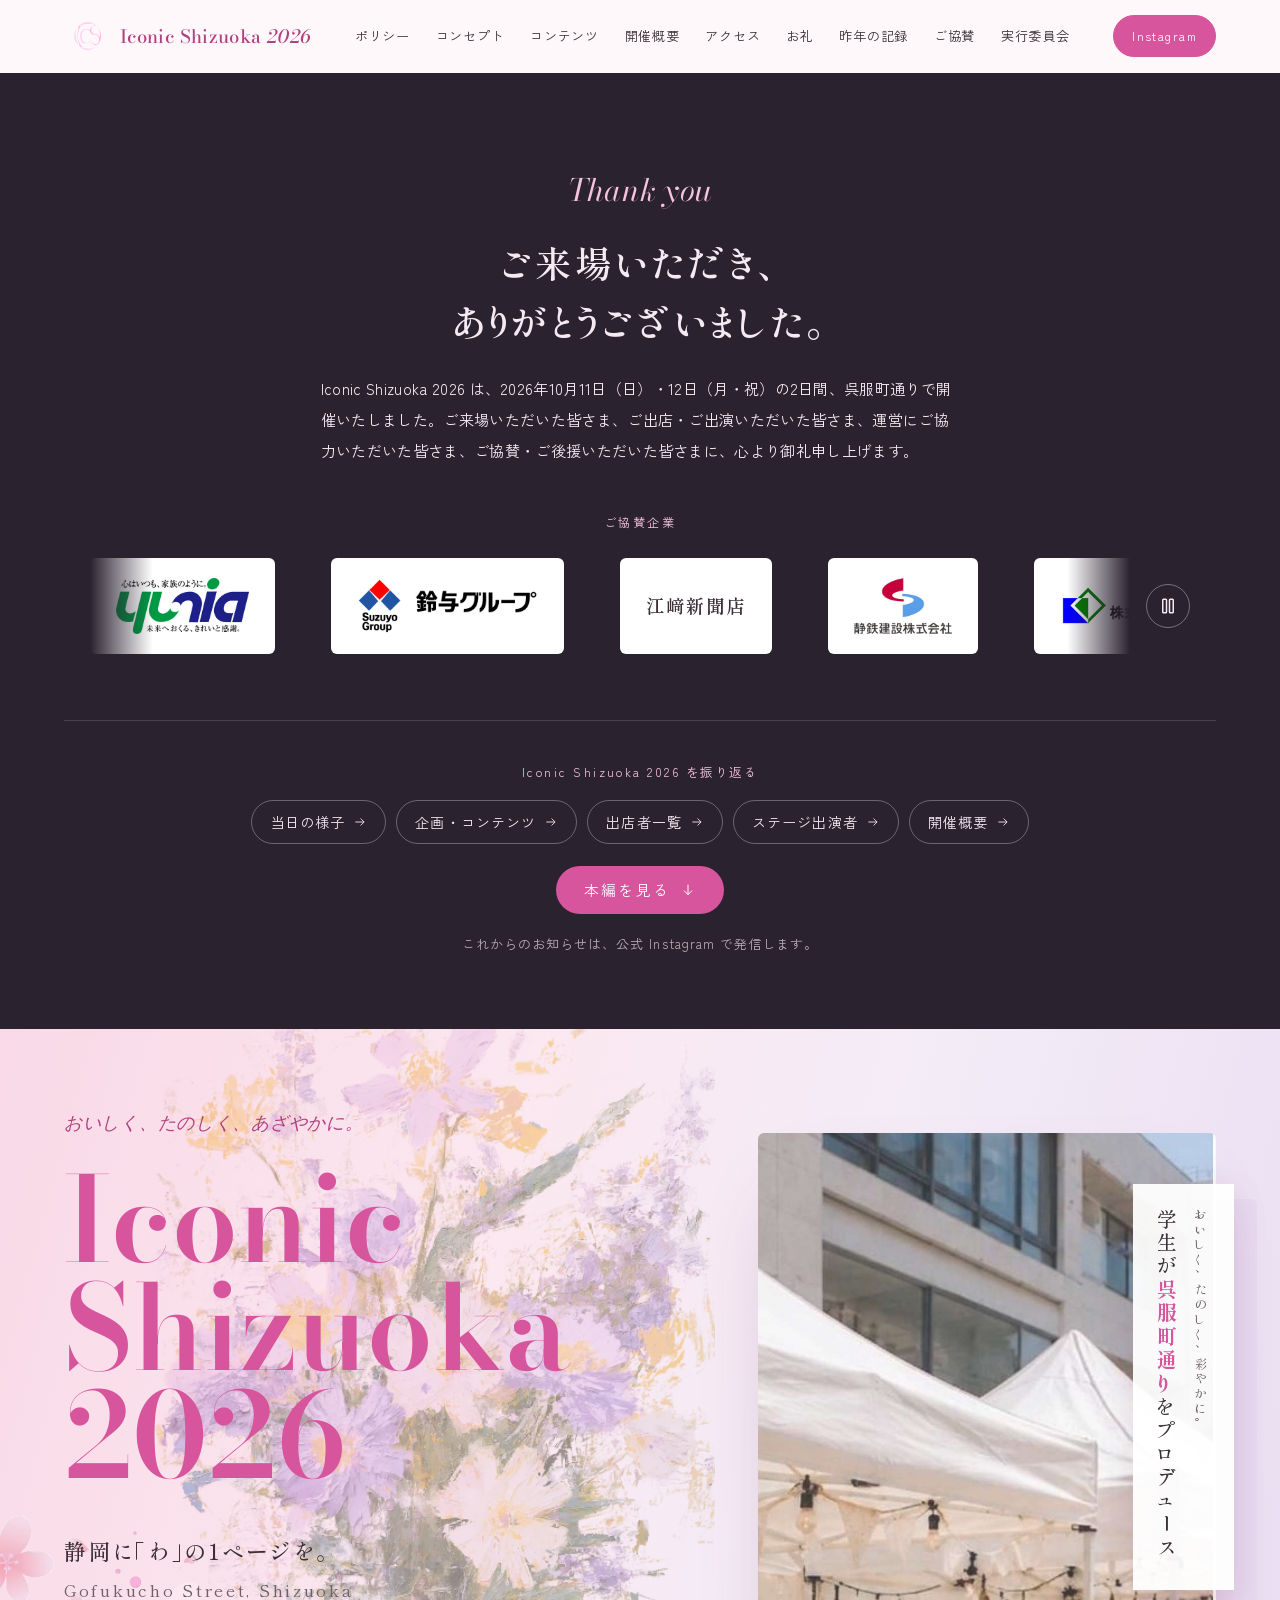
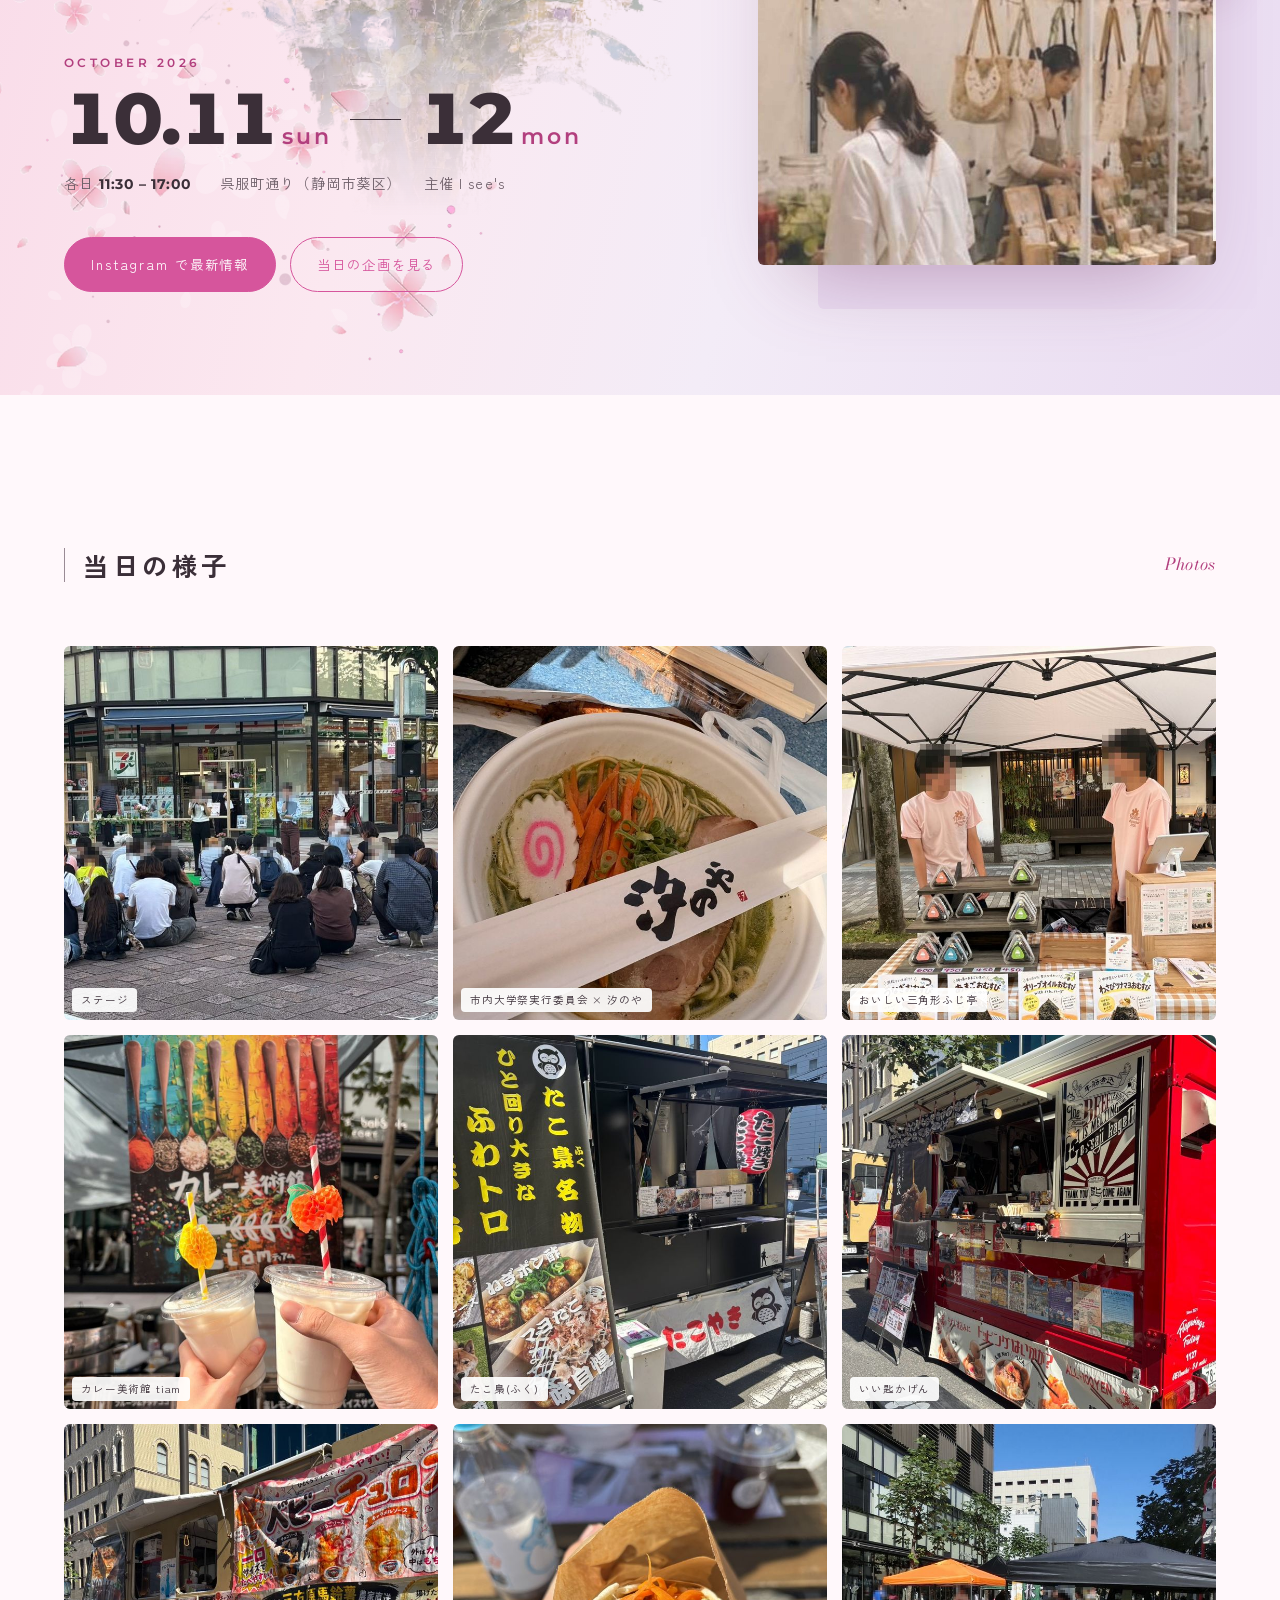
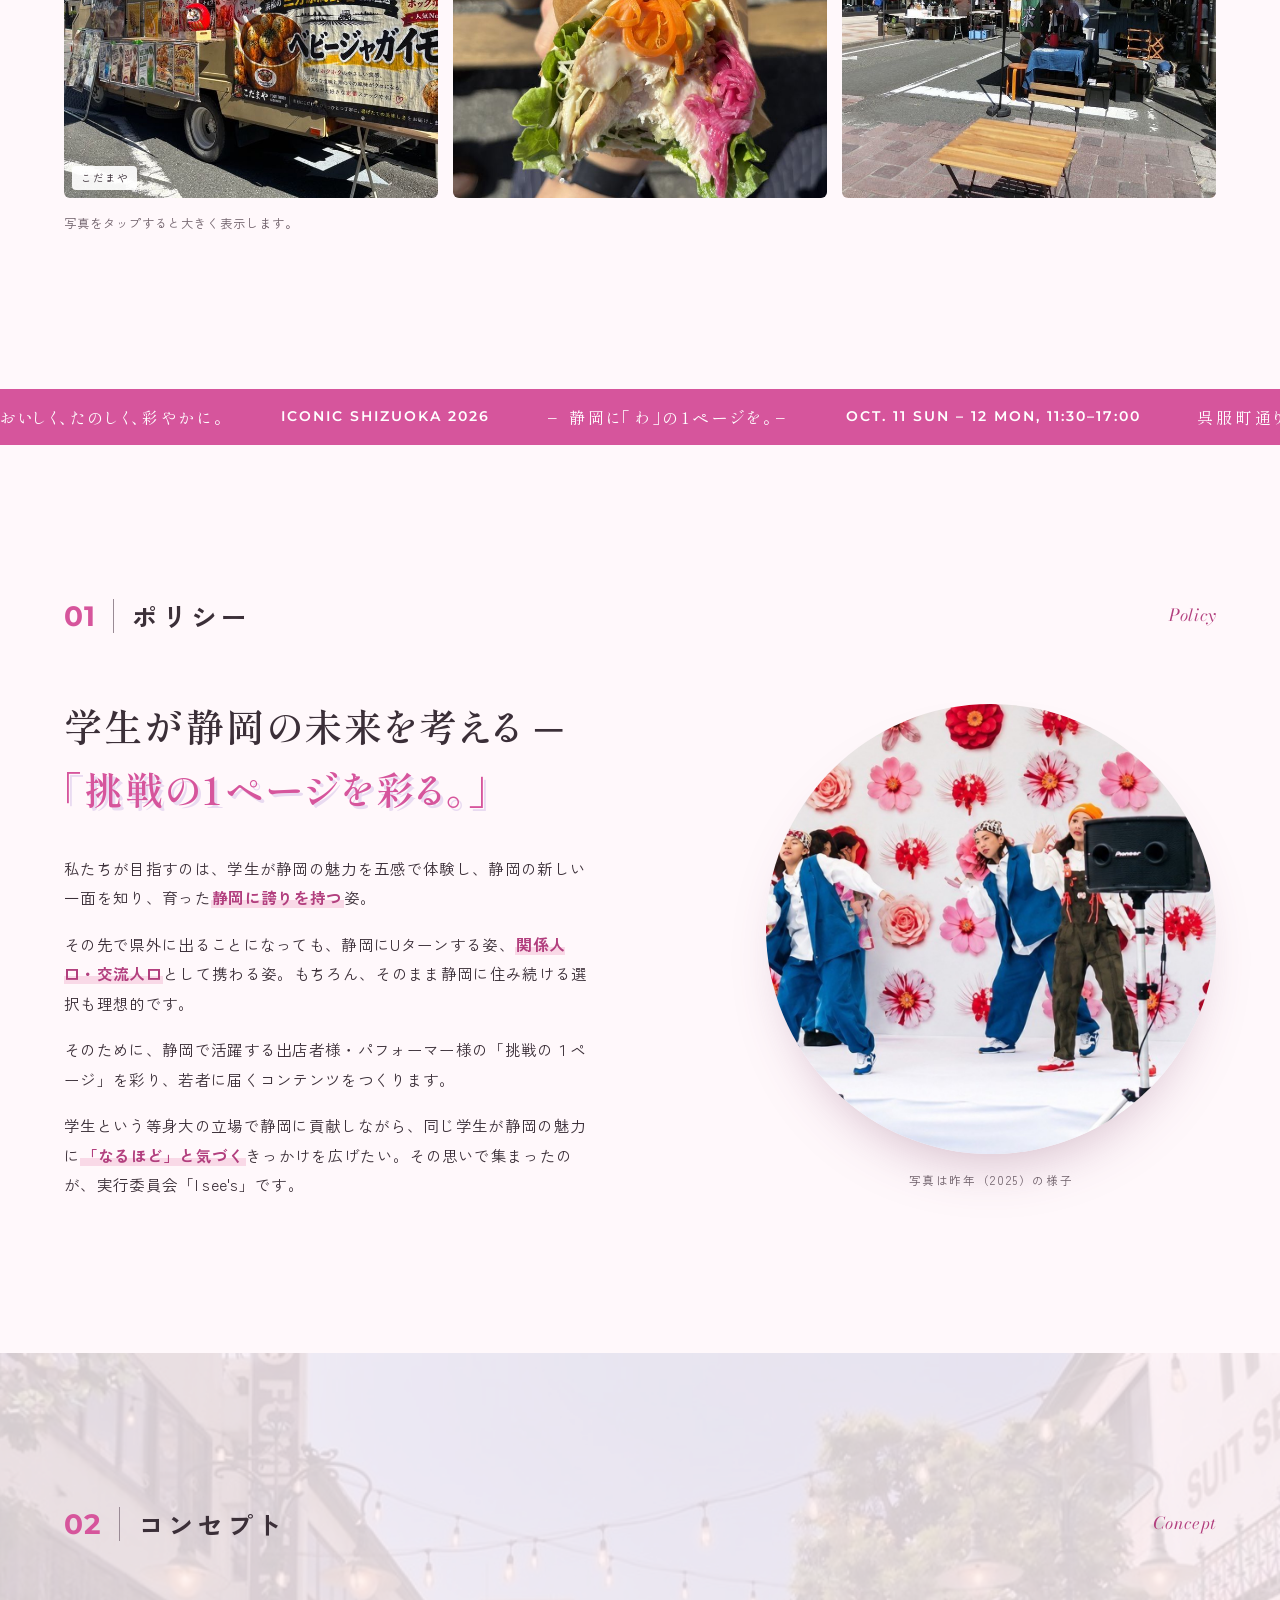
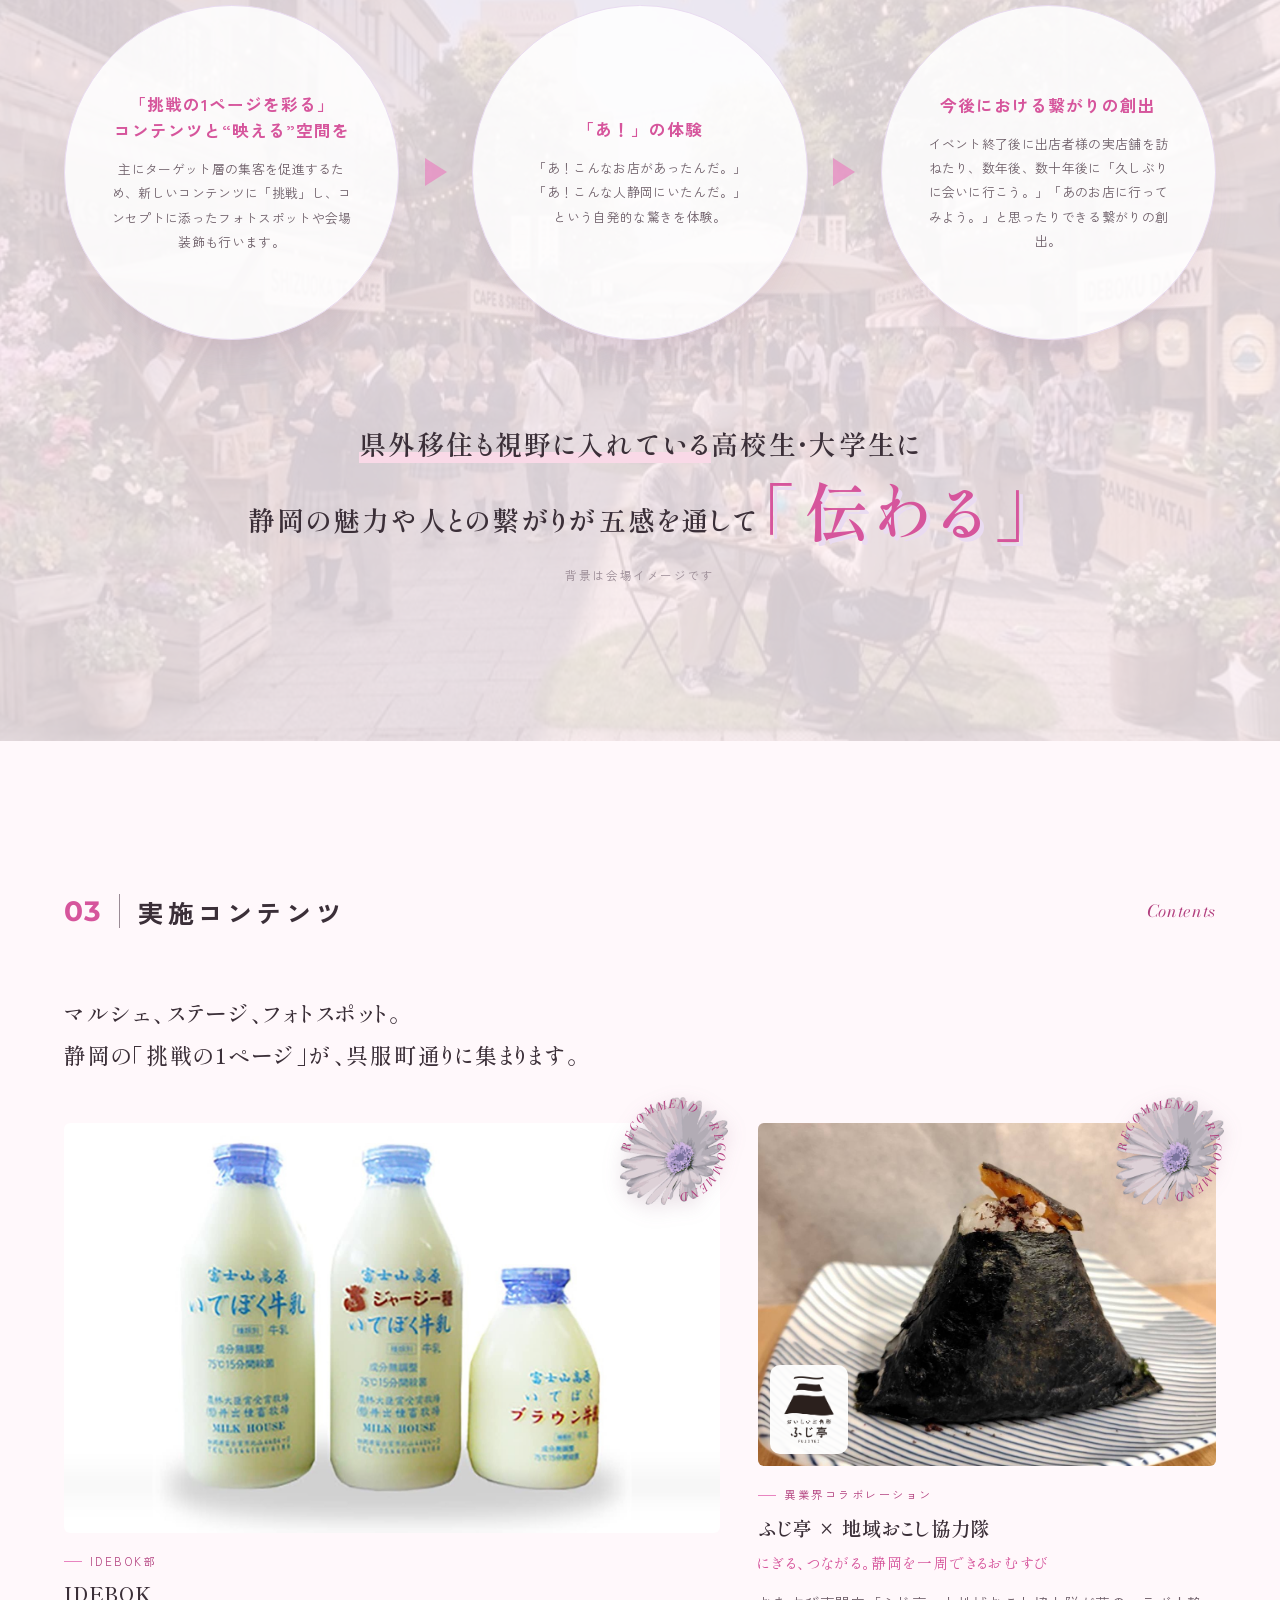
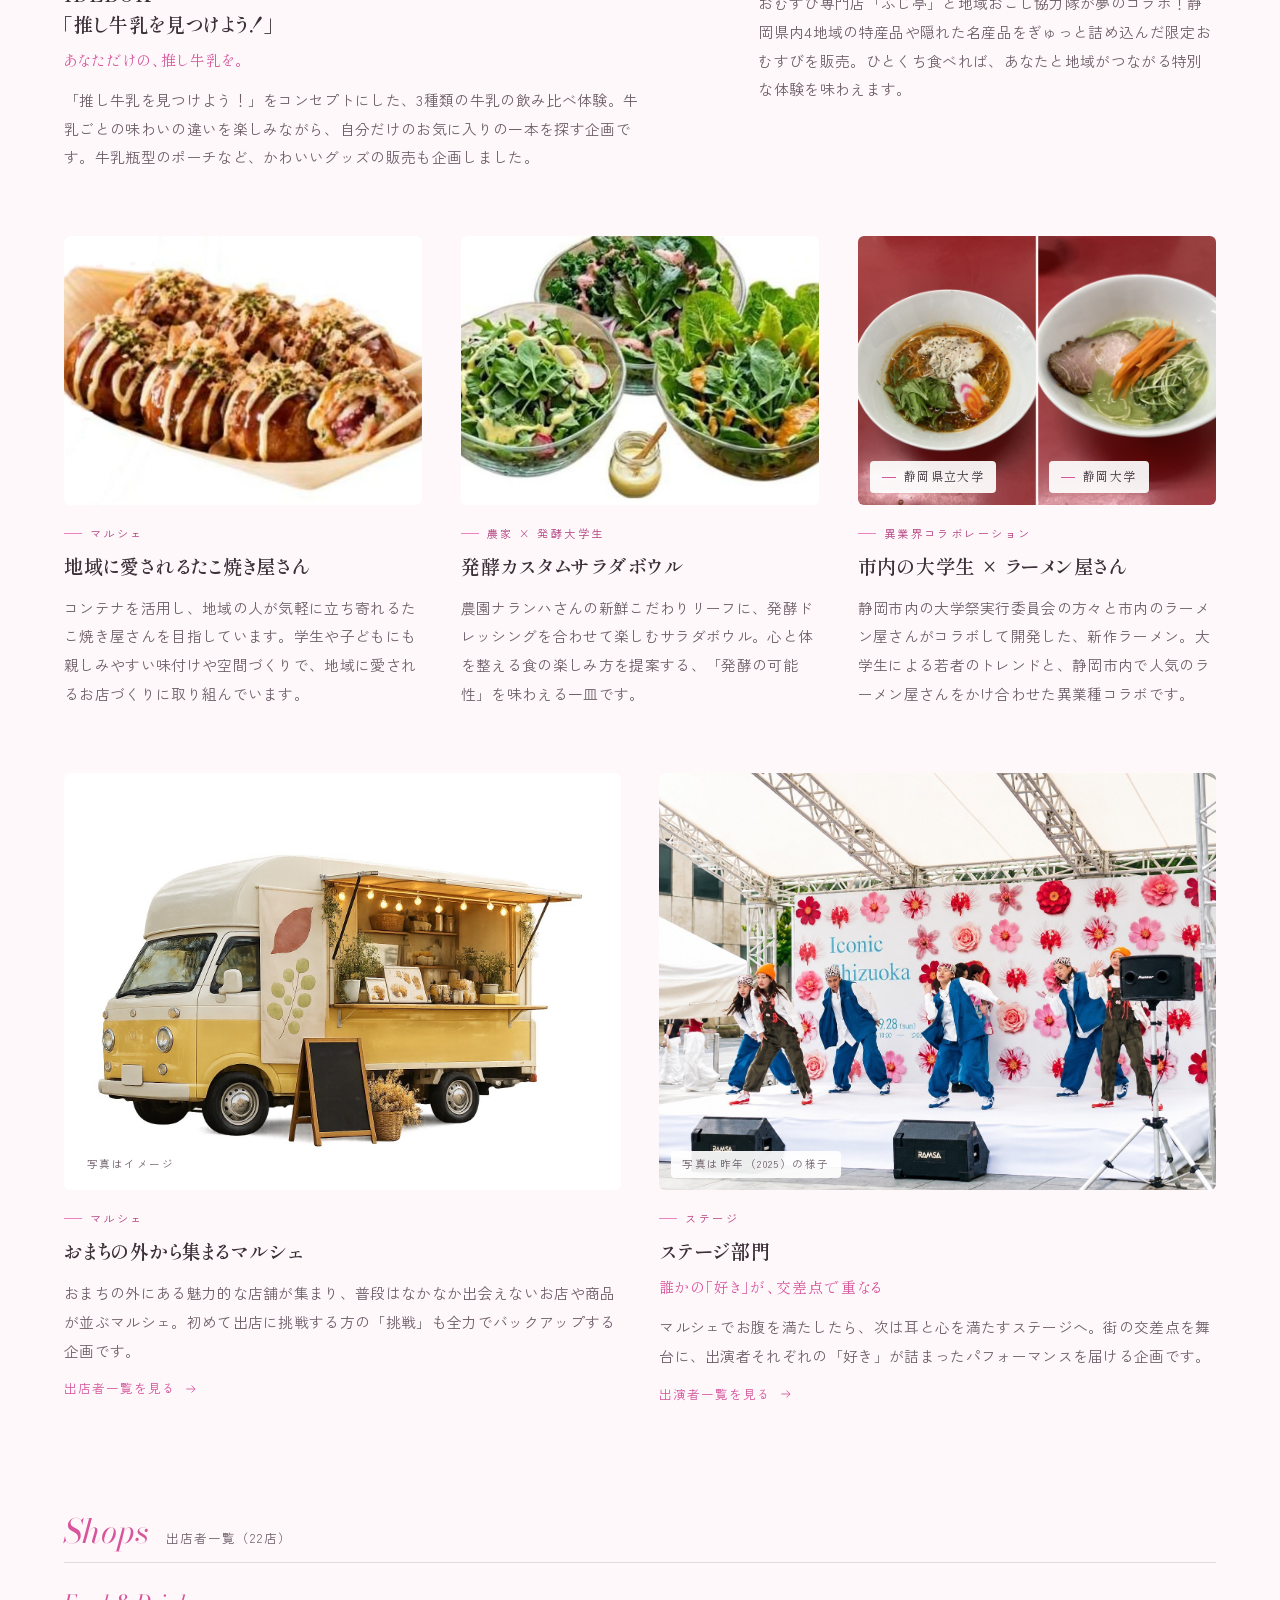
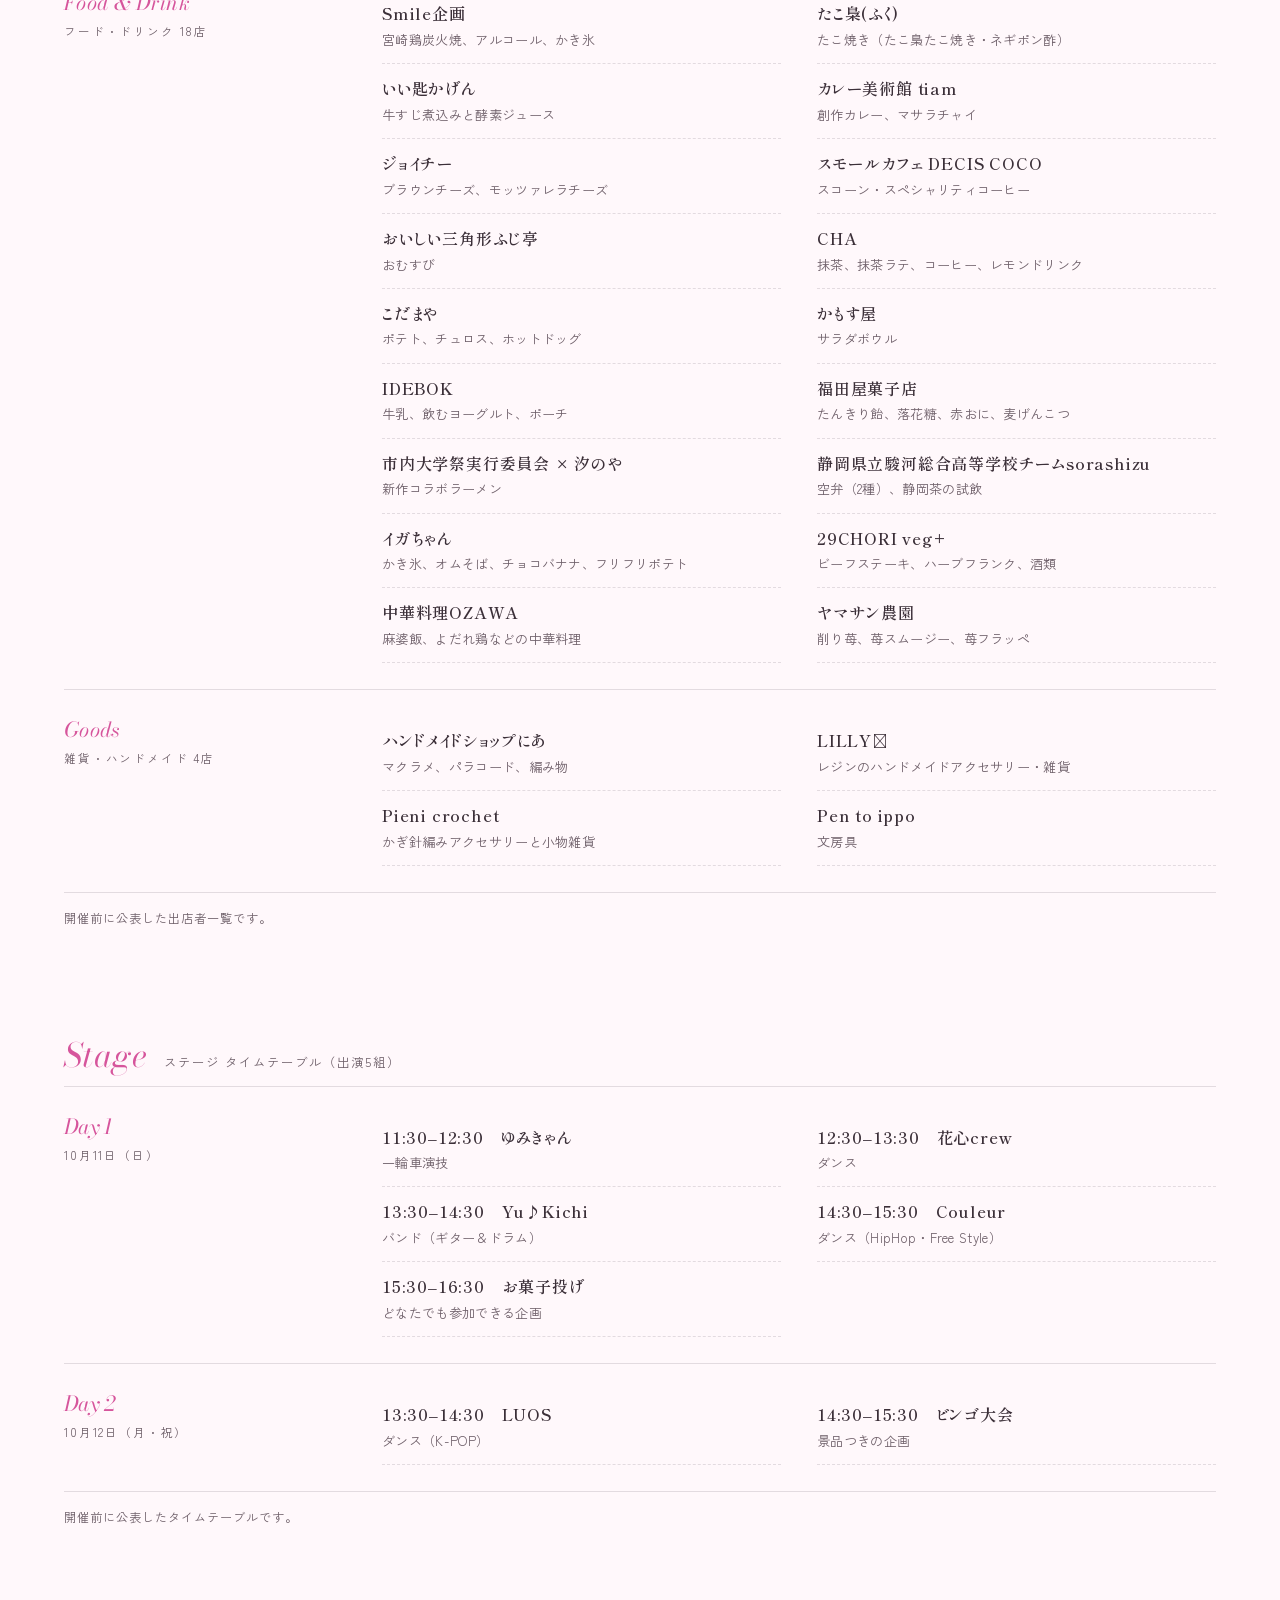
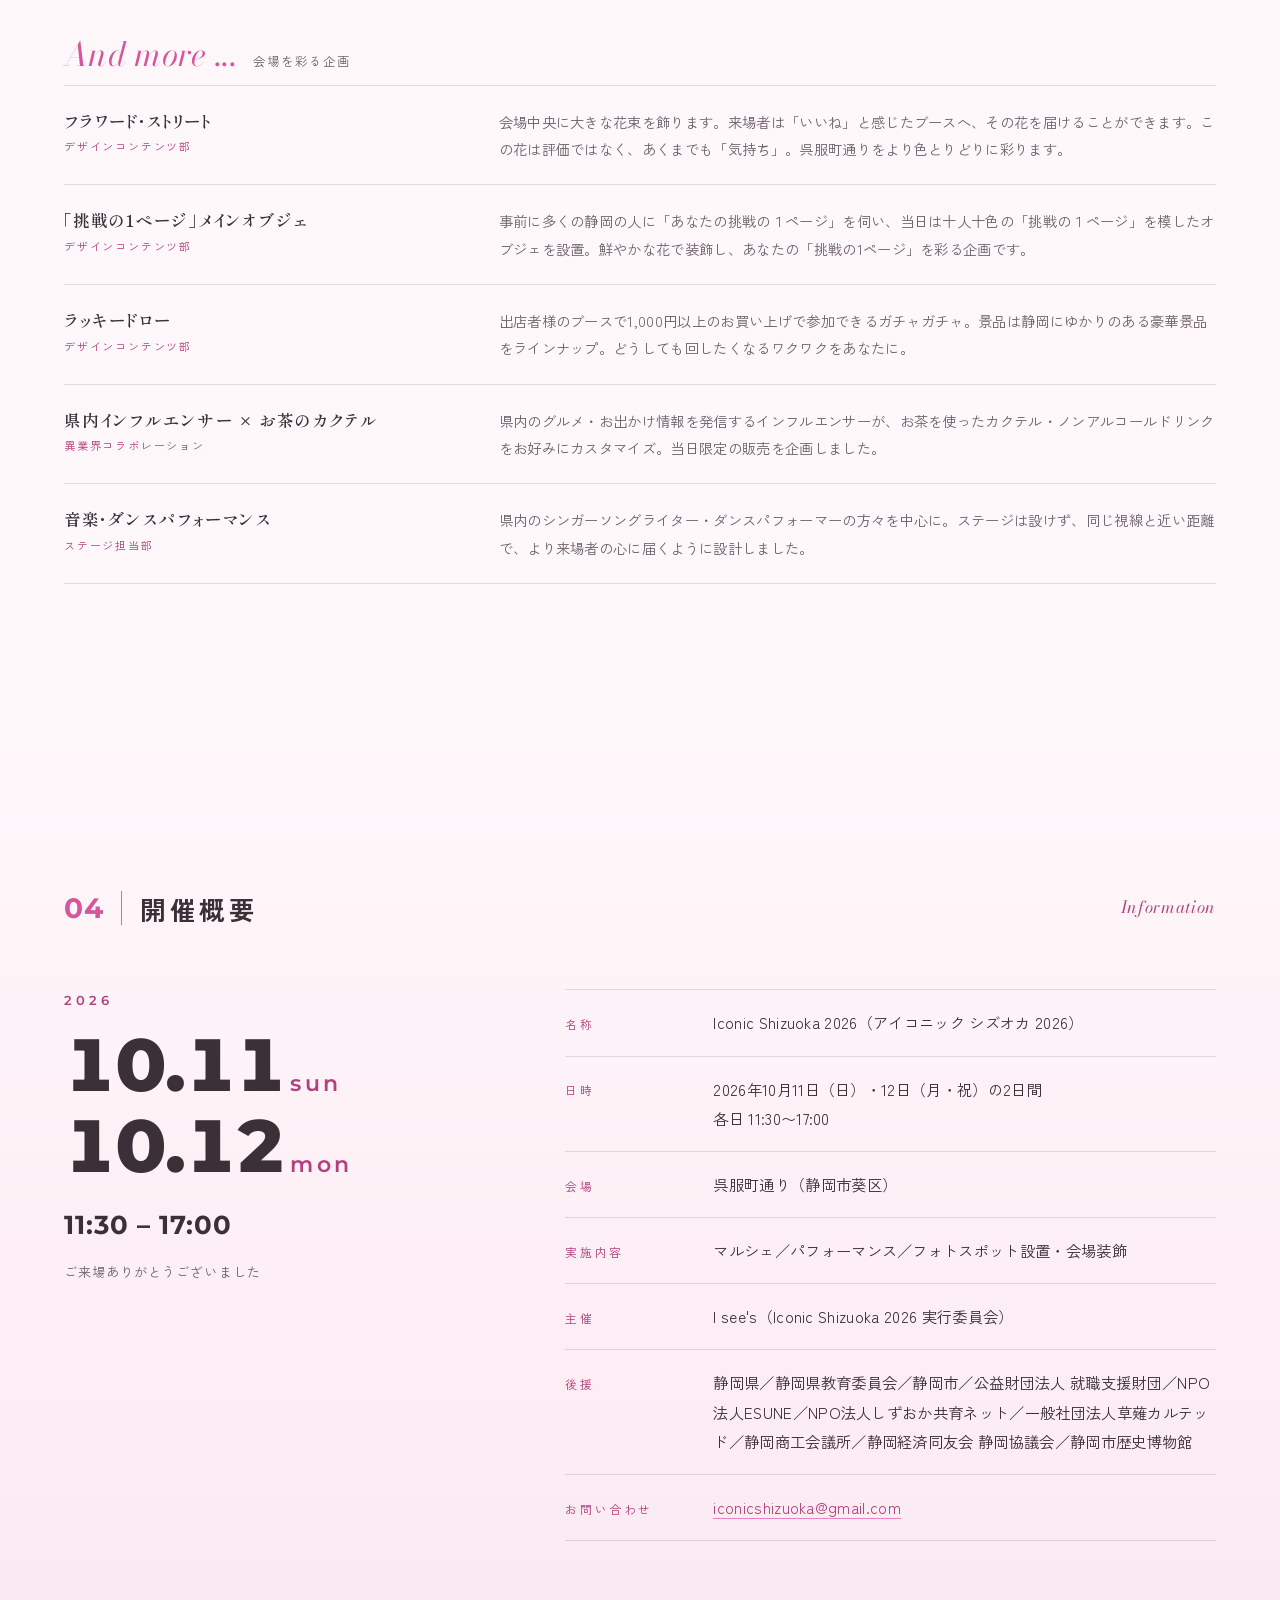
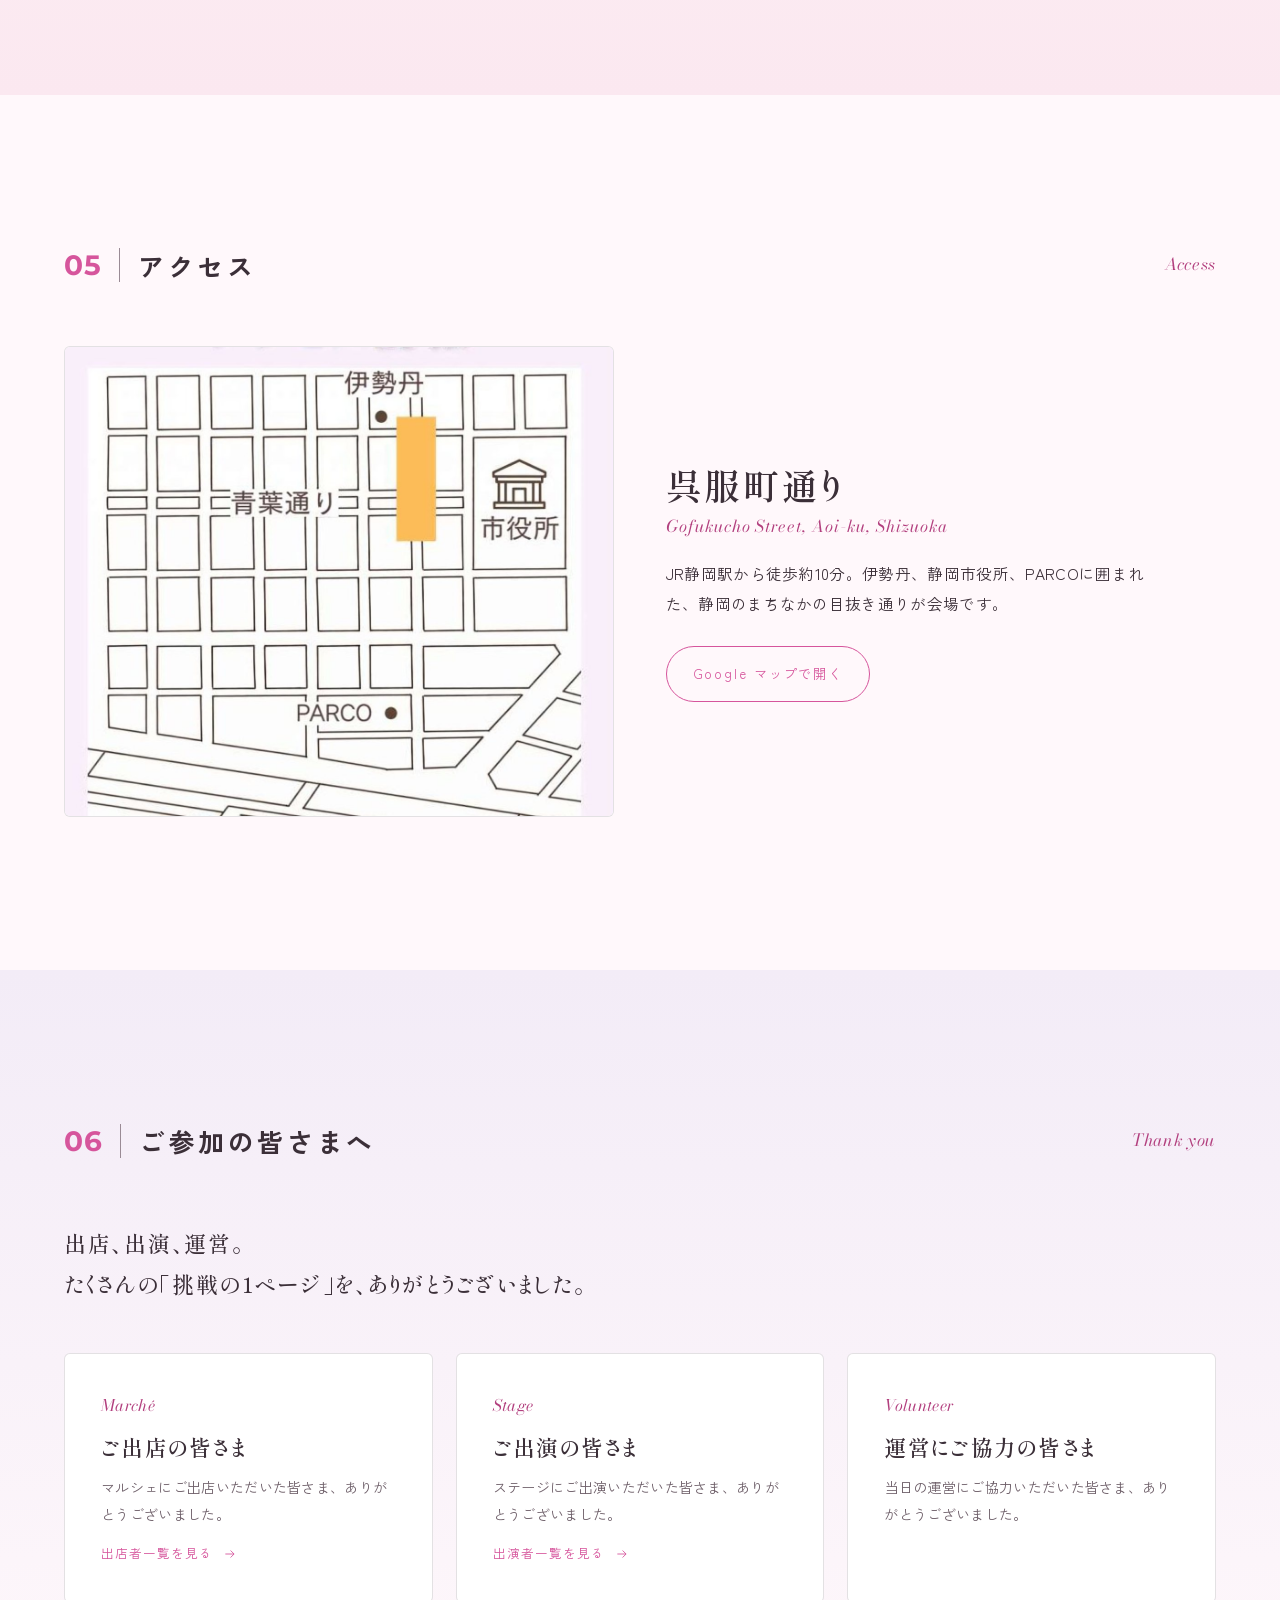
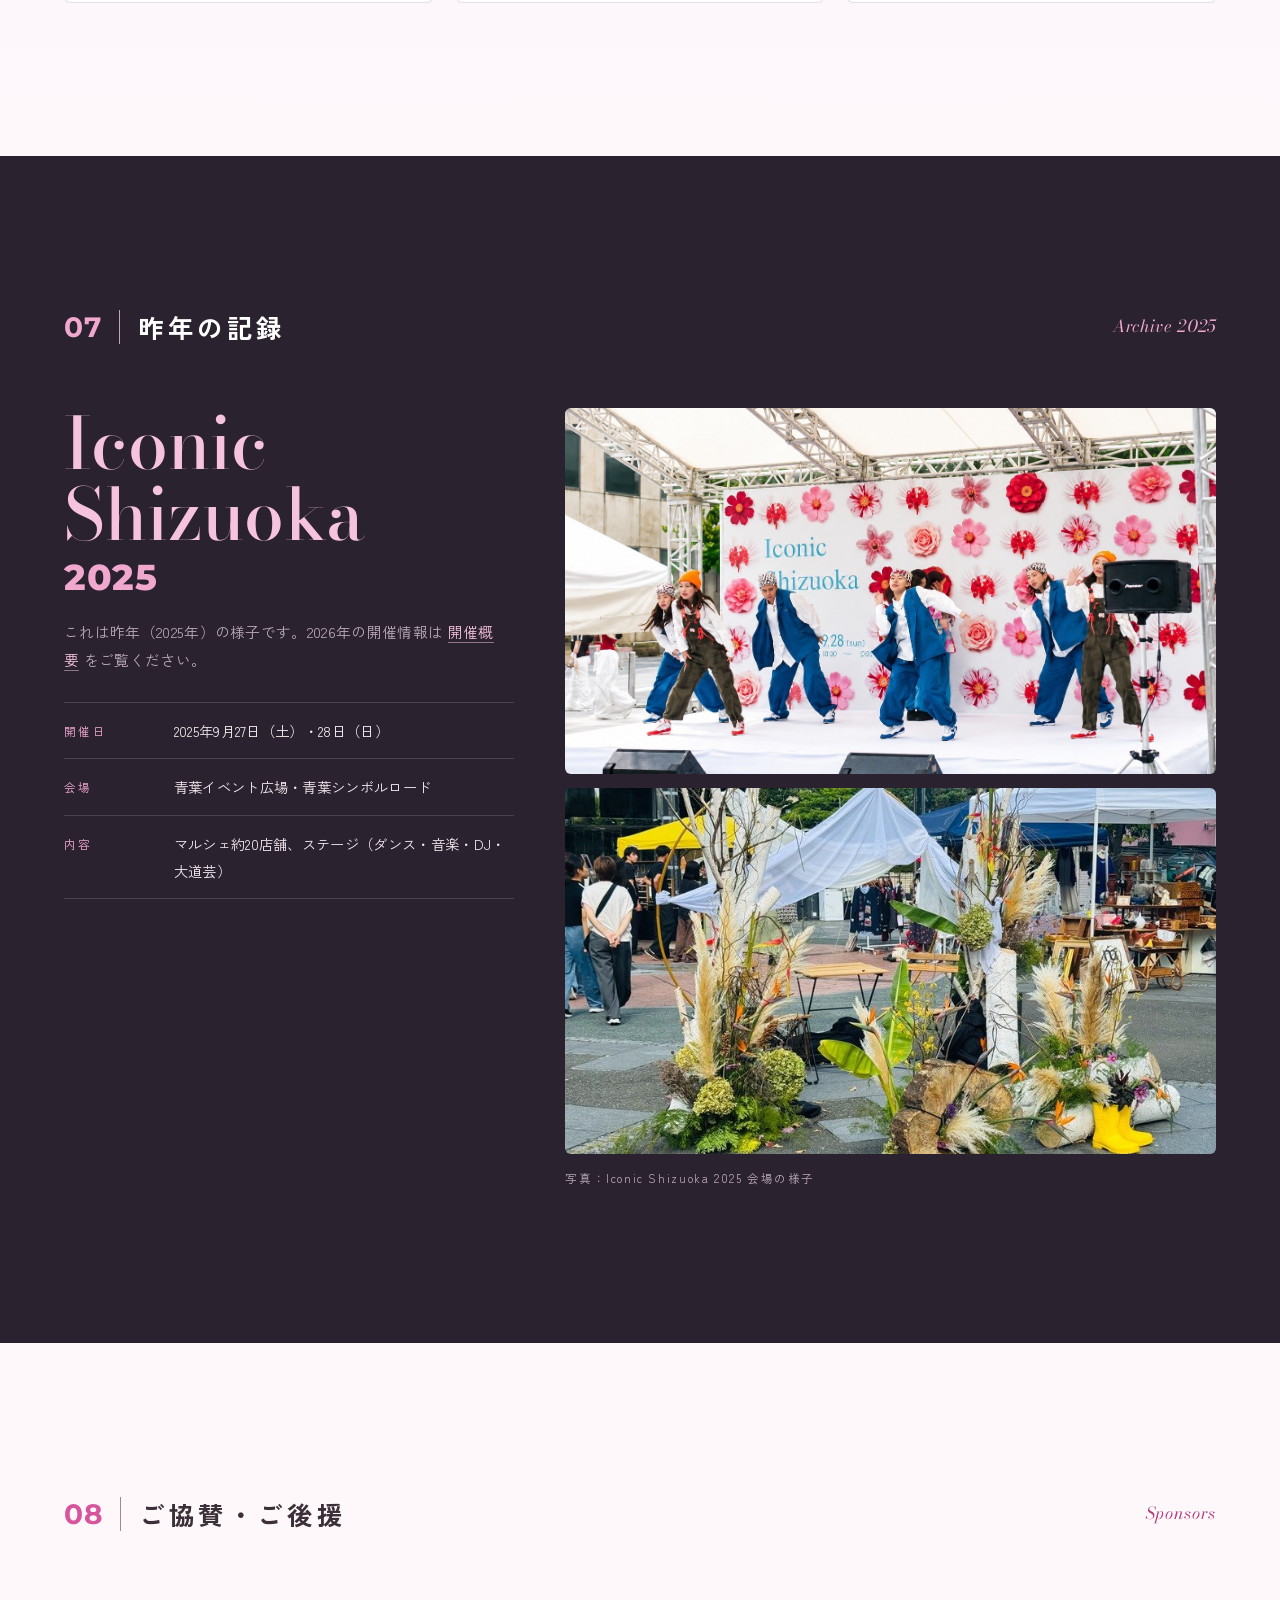
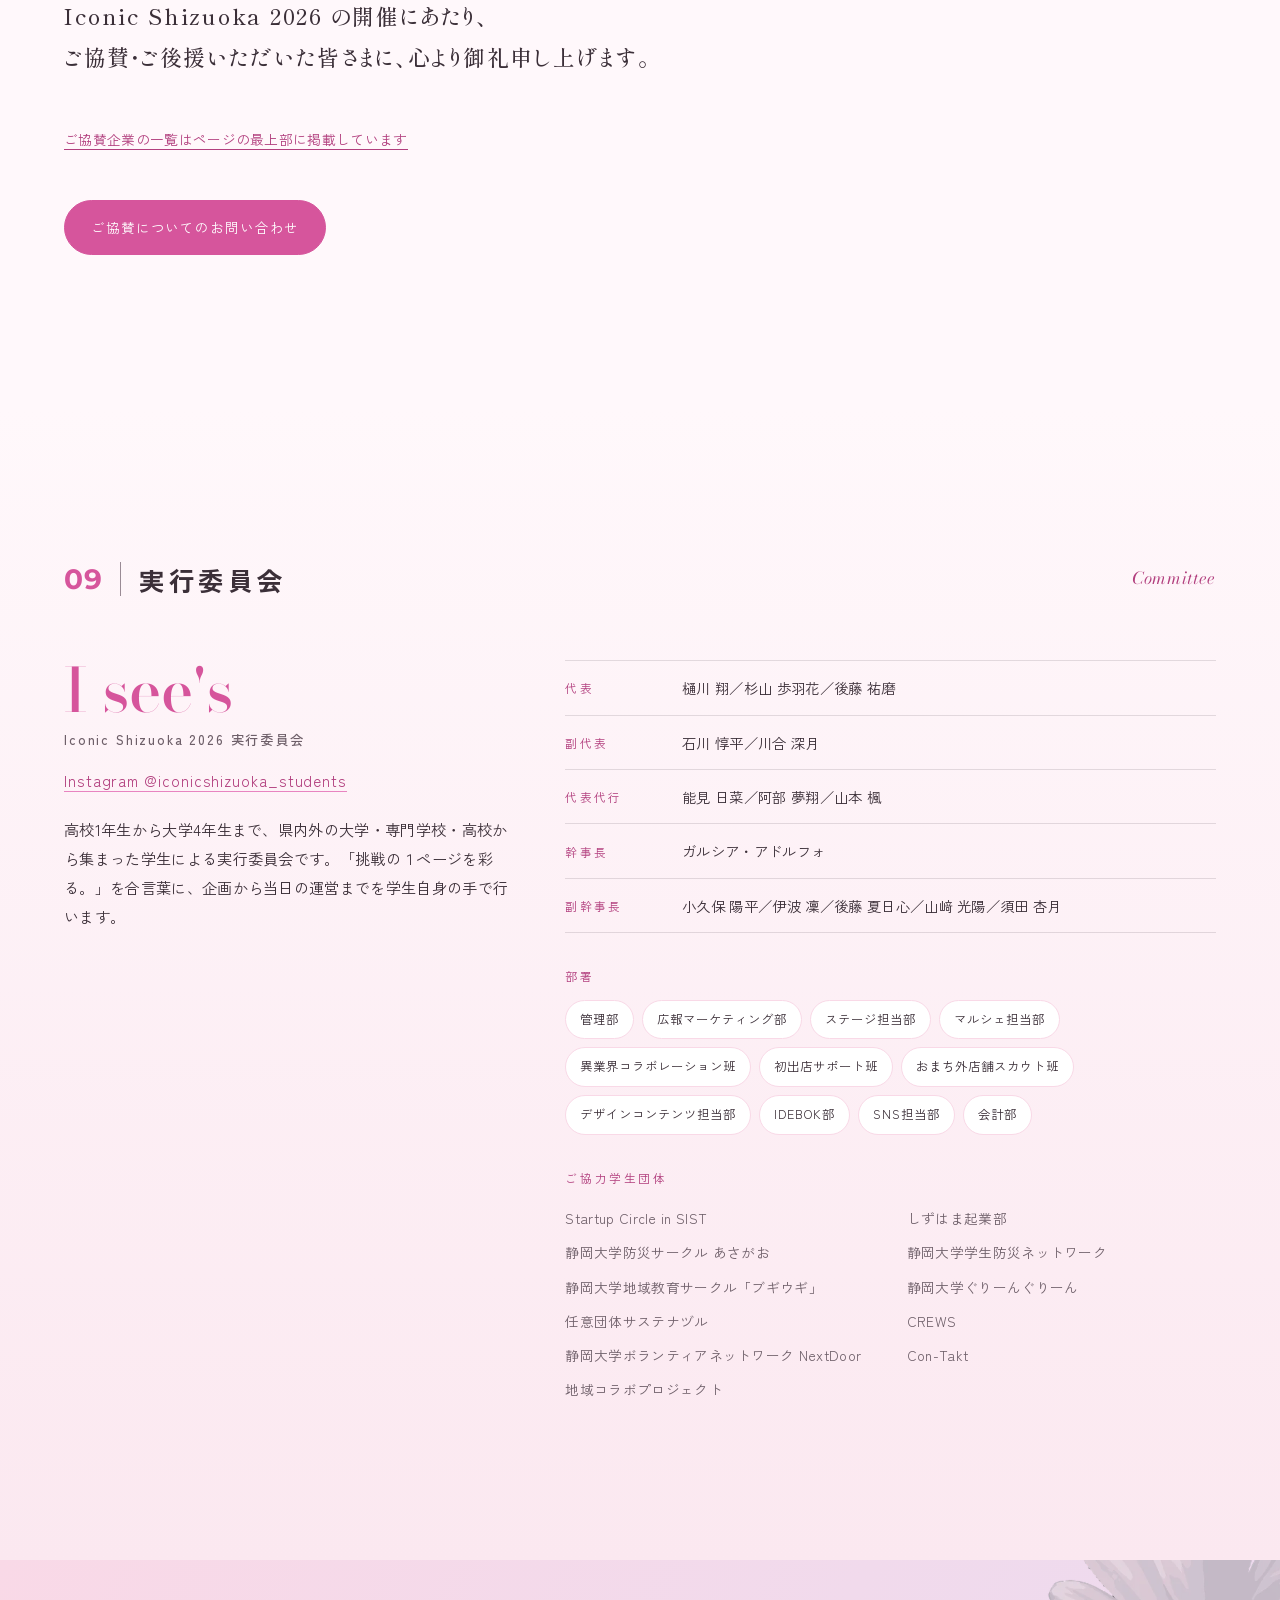
<file: index.html>
<!DOCTYPE html>
<html lang="ja">
<head>
<meta charset="utf-8">
<meta name="viewport" content="width=device-width, initial-scale=1">
<script>(function(){if(location.hostname==="jampypy.github.io"){var p=location.pathname.replace(/^\/iconic-shizuoka-2026/,"").replace(/\/index\.html$/,"/").replace(/\.html$/,"");location.replace("https://iconicshizuoka.pages.dev"+(p||"/")+location.search+location.hash);}})();</script>
<title>Iconic Shizuoka 2026</title>
<meta name="description" content="2026年10月11日（日）・12日（月・祝）に静岡市・呉服町通りで開催した、学生がプロデュースするマルシェ＆ステージ「Iconic Shizuoka 2026」。ご来場いただき、ありがとうございました。">
<meta property="og:title" content="Iconic Shizuoka 2026">
<meta property="og:description" content="2026.10.11 sun – 12 mon 呉服町通り（静岡市）で開催しました。ご来場いただき、ありがとうございました。">
<meta property="og:type" content="website">
<meta property="og:url" content="https://iconicshizuoka.pages.dev/">
<link rel="canonical" href="https://iconicshizuoka.pages.dev/">
<meta property="og:image" content="https://iconicshizuoka.pages.dev/assets/img/flyer_front.jpg">
<meta name="twitter:card" content="summary_large_image">
<meta name="theme-color" content="#F9D9E7">
<link rel="icon" type="image/png" href="assets/img/logo_mark.png">
<link rel="preconnect" href="https://fonts.googleapis.com">
<link rel="preconnect" href="https://fonts.gstatic.com" crossorigin>
<link rel="stylesheet" href="https://fonts.googleapis.com/css2?family=Bodoni+Moda:ital,opsz,wght@0,6..96,400;0,6..96,500;0,6..96,600;1,6..96,400&family=Shippori+Mincho:wght@400;500;600;700&family=Zen+Kaku+Gothic+New:wght@300;400;500;700&family=Montserrat:wght@500;600;700;800&display=swap">
<link rel="stylesheet" href="assets/css/site.css">
<link rel="stylesheet" href="assets/css/ui.css">
<link rel="stylesheet" href="assets/css/page.css">
<script type="application/ld+json">
[
  {
    "@context": "https://schema.org",
    "@type": "Event",
    "name": "Iconic Shizuoka 2026（1日目）",
    "alternateName": "アイコニック シズオカ 2026",
    "description": "学生がプロデュースする呉服町通りのマルシェ＆ステージ。飲食・物販のマルシェ、音楽やダンスのステージ、フォトスポット・会場装飾。",
    "startDate": "2026-10-11T11:30:00+09:00",
    "endDate": "2026-10-11T17:00:00+09:00",
    "eventStatus": "https://schema.org/EventScheduled",
    "eventAttendanceMode": "https://schema.org/OfflineEventAttendanceMode",
    "location": {
      "@type": "Place",
      "name": "呉服町通り",
      "address": {
        "@type": "PostalAddress",
        "streetAddress": "呉服町",
        "addressLocality": "静岡市葵区",
        "addressRegion": "静岡県",
        "addressCountry": "JP"
      },
      "geo": {
        "@type": "GeoCoordinates",
        "latitude": 34.9749,
        "longitude": 138.3817
      }
    },
    "image": [
      "https://iconicshizuoka.pages.dev/assets/img/flyer_front.jpg",
      "https://iconicshizuoka.pages.dev/assets/img/hero_portrait.jpg"
    ],
    "organizer": {
      "@type": "Organization",
      "name": "I see's（Iconic Shizuoka 2026 実行委員会）",
      "url": "https://iconicshizuoka.pages.dev/",
      "email": "iconicshizuoka@gmail.com",
      "sameAs": [
        "https://www.instagram.com/iconicshizuoka/"
      ]
    },
    "url": "https://iconicshizuoka.pages.dev/"
  },
  {
    "@type": "Event",
    "name": "Iconic Shizuoka 2026（2日目）",
    "alternateName": "アイコニック シズオカ 2026",
    "description": "学生がプロデュースする呉服町通りのマルシェ＆ステージ。飲食・物販のマルシェ、音楽やダンスのステージ、フォトスポット・会場装飾。",
    "startDate": "2026-10-12T11:30:00+09:00",
    "endDate": "2026-10-12T17:00:00+09:00",
    "eventStatus": "https://schema.org/EventScheduled",
    "eventAttendanceMode": "https://schema.org/OfflineEventAttendanceMode",
    "location": {
      "@type": "Place",
      "name": "呉服町通り",
      "address": {
        "@type": "PostalAddress",
        "streetAddress": "呉服町",
        "addressLocality": "静岡市葵区",
        "addressRegion": "静岡県",
        "addressCountry": "JP"
      },
      "geo": {
        "@type": "GeoCoordinates",
        "latitude": 34.9749,
        "longitude": 138.3817
      }
    },
    "image": [
      "https://iconicshizuoka.pages.dev/assets/img/flyer_front.jpg",
      "https://iconicshizuoka.pages.dev/assets/img/hero_portrait.jpg"
    ],
    "organizer": {
      "@type": "Organization",
      "name": "I see's（Iconic Shizuoka 2026 実行委員会）",
      "url": "https://iconicshizuoka.pages.dev/",
      "email": "iconicshizuoka@gmail.com",
      "sameAs": [
        "https://www.instagram.com/iconicshizuoka/"
      ]
    },
    "url": "https://iconicshizuoka.pages.dev/"
  }
]
</script>
</head>
<body>
<a class="skip" href="#main">本文へ</a>

<header class="site-header">
  <div class="container site-header__in">
    <a class="brand" href="#top" aria-label="Iconic Shizuoka 2026 トップへ">
      <img class="brand__mark" src="assets/img/logo_mark.png" alt="" width="44" height="31">
      <span class="brand__name">Iconic Shizuoka <em>2026</em></span>
    </a>
    <nav class="nav" aria-label="メイン">
      <a href="#about">ポリシー</a>
      <a href="#concept">コンセプト</a>
      <a href="#contents">コンテンツ</a>
      <a href="#info">開催概要</a>
      <a href="#access">アクセス</a>
      <a href="#join">お礼</a>
      <a href="#archive">昨年の記録</a>
      <a href="#sponsor">ご協賛</a>
      <a href="#team">実行委員会</a>
    </nav>
    <div class="site-header__tools">
      <a class="btn btn--sm btn--solid" href="https://www.instagram.com/iconicshizuoka/" target="_blank" rel="noopener">Instagram</a>
      <button class="menu-btn" type="button" aria-expanded="false" aria-controls="mobile-nav"><span class="bar"></span><span class="bar"></span><span class="visually-hidden">メニュー</span></button>
    </div>
  </div>
</header>

<nav id="mobile-nav" class="mobile-nav" hidden aria-label="メニュー">
  <a href="#about">ポリシー <small>Policy</small></a>
  <a href="#concept">コンセプト <small>Concept</small></a>
  <a href="#contents">コンテンツ <small>Contents</small></a>
  <a href="#info">開催概要 <small>Information</small></a>
  <a href="#access">アクセス <small>Access</small></a>
  <a href="#join">ご参加の皆さまへ <small>Thanks</small></a>
  <a href="#archive">昨年の記録 <small>2025</small></a>
  <a href="#sponsor">ご協賛 <small>Sponsorship</small></a>
  <a href="#team">実行委員会 <small>Committee</small></a>
  <a class="btn btn--solid" href="https://www.instagram.com/iconicshizuoka/" target="_blank" rel="noopener">Instagram @iconicshizuoka</a>
</nav>

<main id="main">

<section class="thanks" aria-labelledby="thanks-title">
  <div class="container" data-reveal>
    <p class="thanks__label">Thank you</p>
    <h1 class="thanks__title" id="thanks-title">ご来場いただき、<br>ありがとうございました。</h1>
    <p class="thanks__text">Iconic Shizuoka 2026 は、2026年10月11日（日）・12日（月・祝）の2日間、呉服町通りで開催いたしました。ご来場いただいた皆さま、ご出店・ご出演いただいた皆さま、運営にご協力いただいた皆さま、ご協賛・ご後援いただいた皆さまに、心より御礼申し上げます。</p>
    <div class="sponsors">
      <p class="sponsors__label">ご協賛企業</p>
      <div class="mq" aria-label="ご協賛企業" data-speed="36">
        <ul class="mq-track">
          <li><span class="sponsors__logo"><img src="assets/img/sponsors/yunia3.png" alt="ヤマダユニア株式会社" width="380" height="160"></span></li>
          <li><span class="sponsors__logo"><img src="assets/img/sponsors/suzuyo.png" alt="鈴与グループ" width="518" height="160"></span></li>
          <li><span class="sponsors__logo sponsors__logo--text">江﨑新聞店</span></li>
          <li><span class="sponsors__logo"><img src="assets/img/sponsors/shizutetsu.png" alt="静鉄建設株式会社" width="282" height="160"></span></li>
          <li><span class="sponsors__logo"><img src="assets/img/sponsors/earthshift.png" alt="株式会社アースシフト" width="944" height="160"></span></li>
          <li><span class="sponsors__logo"><img src="assets/img/sponsors/ekoukoku.png" alt="良い広告株式会社" width="444" height="160"></span></li>
          <li><span class="sponsors__logo"><img src="assets/img/sponsors/liberty.png" alt="株式会社リバティー" width="786" height="160"></span></li>
        </ul>
      </div>
    </div>
    <nav class="guide" aria-label="本編のご案内">
      <p class="guide__label">Iconic Shizuoka 2026 を振り返る</p>
      <ul class="guide__list">
        <li><a href="#photos"><span>当日の様子</span><svg viewBox="0 0 24 24" fill="none" stroke="currentColor" stroke-width="1.5" aria-hidden="true"><path d="M4 12h15M13 6l6 6-6 6"/></svg></a></li>
        <li><a href="#contents"><span>企画・コンテンツ</span><svg viewBox="0 0 24 24" fill="none" stroke="currentColor" stroke-width="1.5" aria-hidden="true"><path d="M4 12h15M13 6l6 6-6 6"/></svg></a></li>
        <li><a href="#shops"><span>出店者一覧</span><svg viewBox="0 0 24 24" fill="none" stroke="currentColor" stroke-width="1.5" aria-hidden="true"><path d="M4 12h15M13 6l6 6-6 6"/></svg></a></li>
        <li><a href="#performers"><span>ステージ出演者</span><svg viewBox="0 0 24 24" fill="none" stroke="currentColor" stroke-width="1.5" aria-hidden="true"><path d="M4 12h15M13 6l6 6-6 6"/></svg></a></li>
        <li><a href="#info"><span>開催概要</span><svg viewBox="0 0 24 24" fill="none" stroke="currentColor" stroke-width="1.5" aria-hidden="true"><path d="M4 12h15M13 6l6 6-6 6"/></svg></a></li>
      </ul>
      <a class="guide__main" href="#top">本編を見る <svg viewBox="0 0 24 24" fill="none" stroke="currentColor" stroke-width="1.5" aria-hidden="true"><path d="M12 4v15M6 13l6 6 6-6"/></svg></a>
    </nav>
    <p class="thanks__note">これからのお知らせは、公式 Instagram で発信します。</p>
  </div>
</section>


<!-- HERO -->
<section class="hero" id="top">
  <div class="hero__bg" aria-hidden="true">
    <img class="hero__bouquet" src="assets/img/bouquet.webp" alt="">
    <img class="hero__petals" src="assets/img/petals.webp" alt="">
  </div>
  <div class="container hero__grid">
    <div class="hero__copy">
      <p class="hero__eyebrow">おいしく、たのしく、あざやかに。</p>
      <p class="hero__title" role="heading" aria-level="2"><span class="line"><span>Iconic</span></span><span class="line"><span>Shizuoka</span></span><span class="line"><span>2026</span></span></p>
      <p class="hero__tag">静岡に「わ」の1ページを。<small>Gofukucho Street, Shizuoka</small></p>
      <p class="hero__date" aria-label="2026年10月11日 日曜日 から 12日 月曜日・祝日">
        <span class="month">October 2026</span>
        <span class="days">10.11<i>sun</i></span><span class="dash" aria-hidden="true"></span><span class="days">12<i>mon</i></span>
      </p>
      <p class="hero__meta"><span>各日 <b>11:30 – 17:00</b></span><span>呉服町通り（静岡市葵区）</span><span>主催 I see's</span></p>
      <div class="hero__actions">
        <a class="btn btn--solid" href="https://www.instagram.com/iconicshizuoka/" target="_blank" rel="noopener">Instagram で最新情報</a>
        <a class="btn" href="#contents">当日の企画を見る</a>
      </div>
    </div>
    <div class="hero__visual">
      <div class="hero__frame">
        <img class="hero__photo" src="assets/img/hero_portrait.jpg" alt="白いテントが並ぶマルシェの様子" width="909" height="1457">
        <p class="hero__vtext"><small>おいしく、たのしく、彩やかに。</small><br>学生が<em>呉服町通り</em>をプロデュース</p>
      </div>
    </div>
  </div>
</section>

<section class="section gallery" id="photos" aria-labelledby="photos-title">
  <div class="container">
    <header class="chapter" data-reveal><span class="chapter__rule"></span><h2 class="chapter__title" id="photos-title">当日の様子</h2><span class="chapter__en">Photos</span></header>
    <ul class="gallery__grid" data-lb>
        <li><a href="assets/img/day/stage.jpg"><img src="assets/img/day/stage_s.jpg" alt="交差点のステージで司会をする実行委員と、座って見る来場者" width="720" height="720" loading="lazy"></a><span class="gallery__cap">ステージ</span></li>
        <li><a href="assets/img/day/ramen.jpg"><img src="assets/img/day/ramen_s.jpg" alt="汐のやのコラボラーメン" width="720" height="720" loading="lazy"></a><span class="gallery__cap">市内大学祭実行委員会 × 汐のや</span></li>
        <li><a href="assets/img/day/fujitei.jpg"><img src="assets/img/day/fujitei_s.jpg" alt="ふじ亭のおむすびが並ぶブース" width="720" height="720" loading="lazy"></a><span class="gallery__cap">おいしい三角形ふじ亭</span></li>
        <li><a href="assets/img/day/tiam.jpg"><img src="assets/img/day/tiam_s.jpg" alt="カレー美術館 tiam の看板と2つのドリンク" width="720" height="720" loading="lazy"></a><span class="gallery__cap">カレー美術館 tiam</span></li>
        <li><a href="assets/img/day/takofuku.jpg"><img src="assets/img/day/takofuku_s.jpg" alt="たこ梟のキッチンカー" width="720" height="720" loading="lazy"></a><span class="gallery__cap">たこ梟(ふく)</span></li>
        <li><a href="assets/img/day/iisaji.jpg"><img src="assets/img/day/iisaji_s.jpg" alt="牛すじ煮込みのキッチンカー" width="720" height="720" loading="lazy"></a><span class="gallery__cap">いい匙かげん</span></li>
        <li><a href="assets/img/day/kodamaya.jpg"><img src="assets/img/day/kodamaya_s.jpg" alt="こだまやのキッチンカー" width="720" height="720" loading="lazy"></a><span class="gallery__cap">こだまや</span></li>
        <li><a href="assets/img/day/wrap.jpg"><img src="assets/img/day/wrap_s.jpg" alt="たっぷりの野菜を包んだ料理を手に持つ様子" width="720" height="720" loading="lazy"></a></li>
        <li><a href="assets/img/day/matcha.jpg"><img src="assets/img/day/matcha_s.jpg" alt="抹茶ののぼりとテーブル席" width="720" height="720" loading="lazy"></a></li>
    </ul>
    <p class="gallery__note">写真をタップすると大きく表示します。</p>
  </div>
</section>

<div class="ticker" aria-hidden="true">
  <div class="ticker__track">
    <div class="ticker__item"><span>おいしく、たのしく、彩やかに。</span><span class="en">Iconic Shizuoka 2026</span><span>− 静岡に「わ」の1ページを。−</span><span class="en">Oct. 11 sun – 12 mon, 11:30–17:00</span><span>呉服町通り</span><span class="en">Produced by students</span></div>
    <div class="ticker__item"><span>おいしく、たのしく、彩やかに。</span><span class="en">Iconic Shizuoka 2026</span><span>− 静岡に「わ」の1ページを。−</span><span class="en">Oct. 11 sun – 12 mon, 11:30–17:00</span><span>呉服町通り</span><span class="en">Produced by students</span></div>
  </div>
</div>

<!-- 01 POLICY -->
<section class="section" id="about">
  <div class="container">
    <header class="chapter" data-reveal><span class="chapter__no">01</span><span class="chapter__rule"></span><h2 class="chapter__title">ポリシー</h2><span class="chapter__en">Policy</span></header>
    <div class="grid">
      <div class="about__text" data-reveal>
        <p class="about__lead">学生が静岡の未来を考える ─<span class="accent">「挑戦の１ページを彩る。」</span></p>
        <div class="about__body">
          <p>私たちが目指すのは、学生が静岡の魅力を五感で体験し、静岡の新しい一面を知り、育った<mark>静岡に誇りを持つ</mark>姿。</p>
          <p>その先で県外に出ることになっても、静岡にUターンする姿、<mark>関係人口・交流人口</mark>として携わる姿。もちろん、そのまま静岡に住み続ける選択も理想的です。</p>
          <p>そのために、静岡で活躍する出店者様・パフォーマー様の「挑戦の１ページ」を彩り、若者に届くコンテンツをつくります。</p>
          <p>学生という等身大の立場で静岡に貢献しながら、同じ学生が静岡の魅力に<mark>「なるほど」と気づく</mark>きっかけを広げたい。その思いで集まったのが、実行委員会「I see's」です。</p>
        </div>
      </div>
      <div class="about__visual" data-reveal data-reveal-delay="120">
        <img class="circle-photo" src="assets/img/stage2025_circle.jpg" alt="2025年のステージ。花の装飾を背景に踊るダンサーたち" width="1050" height="1050">
        <p class="about__cap">写真は昨年（2025）の様子</p>
      </div>
    </div>
  </div>
</section>

<!-- 02 CONCEPT -->
<section class="section concept" id="concept">
  <img class="concept__bg" src="assets/img/photo_p04_street.jpg" alt="" aria-hidden="true">
  <div class="container">
    <header class="chapter" data-reveal><span class="chapter__no">02</span><span class="chapter__rule"></span><h2 class="chapter__title">コンセプト</h2><span class="chapter__en">Concept</span></header>
    <div class="concept__steps" data-reveal>
      <div class="step">
        <h3>「挑戦の1ページを彩る」<br>コンテンツと“映える”空間を</h3>
        <p>主にターゲット層の集客を促進するため、新しいコンテンツに「挑戦」し、コンセプトに添ったフォトスポットや会場装飾も行います。</p>
      </div>
      <span class="step-arrow" aria-hidden="true"></span>
      <div class="step">
        <h3>「あ！」の体験</h3>
        <p>「あ！こんなお店があったんだ。」<br>「あ！こんな人静岡にいたんだ。」<br>という自発的な驚きを体験。</p>
      </div>
      <span class="step-arrow" aria-hidden="true"></span>
      <div class="step">
        <h3>今後における繋がりの創出</h3>
        <p>イベント終了後に出店者様の実店舗を訪ねたり、数年後、数十年後に「久しぶりに会いに行こう。」「あのお店に行ってみよう。」と思ったりできる繋がりの創出。</p>
      </div>
    </div>
    <p class="concept__claim" data-reveal><u>県外移住も視野に入れている</u>高校生・大学生に<br>静岡の魅力や人との繋がりが五感を通して<span class="big">「伝わる」</span></p>
    <p class="concept__note" data-reveal>背景は会場イメージです</p>
  </div>
</section>

<!-- 03 CONTENTS -->
<section class="section" id="contents">
  <div class="container">
    <header class="chapter" data-reveal><span class="chapter__no">03</span><span class="chapter__rule"></span><h2 class="chapter__title">実施コンテンツ</h2><span class="chapter__en">Contents</span></header>
    <p class="section__lead" data-reveal>マルシェ、ステージ、フォトスポット。<br>静岡の「挑戦の１ページ」が、呉服町通りに集まります。</p>

    <div class="features">

      <article class="feature feature--l" data-reveal>
        <div class="stamp" aria-hidden="true">
          <img src="assets/img/daisy.webp" alt="">
          <svg viewBox="0 0 100 100"><defs><path id="ring-1" d="M50,50 m-40,0 a40,40 0 1,1 80,0 a40,40 0 1,1 -80,0"/></defs><text><textPath href="#ring-1">RECOMMEND · RECOMMEND · </textPath></text></svg>
        </div>
        <div class="feature__media"><img src="assets/img/milk.jpg" alt="富士山高原いでぼく牛乳の瓶3種類" width="1560" height="975"><span class="feature__blob" aria-hidden="true"></span></div>
        <p class="feature__cat">IDEBOK部</p>
        <h3 class="feature__title">IDEBOK<br>「推し牛乳を見つけよう！」</h3>
        <p class="feature__sub">あなただけの、推し牛乳を。</p>
        <p class="feature__text">「推し牛乳を見つけよう！」をコンセプトにした、3種類の牛乳の飲み比べ体験。牛乳ごとの味わいの違いを楽しみながら、自分だけのお気に入りの一本を探す企画です。牛乳瓶型のポーチなど、かわいいグッズの販売も企画しました。</p>
      </article>

      <article class="feature feature--m" data-reveal data-reveal-delay="100">
        <div class="stamp" aria-hidden="true">
          <img src="assets/img/daisy.webp" alt="">
          <svg viewBox="0 0 100 100"><defs><path id="ring-2" d="M50,50 m-40,0 a40,40 0 1,1 80,0 a40,40 0 1,1 -80,0"/></defs><text><textPath href="#ring-2">RECOMMEND · RECOMMEND · </textPath></text></svg>
        </div>
        <div class="feature__media"><img src="assets/img/onigiri.jpg" alt="富士山のかたちに握られた、ふじ亭のおむすび" width="1108" height="831"><img class="feature__logo" src="assets/img/fujitei_logo.png" alt="ふじ亭（おいしい三角形）のロゴ" width="533" height="708" loading="lazy"><span class="feature__blob" aria-hidden="true"></span></div>
        <p class="feature__cat">異業界コラボレーション</p>
        <h3 class="feature__title">ふじ亭 × 地域おこし協力隊</h3>
        <p class="feature__sub">にぎる、つながる。静岡を一周できるおむすび</p>
        <p class="feature__text">おむすび専門店「ふじ亭」と地域おこし協力隊が夢のコラボ！静岡県内4地域の特産品や隠れた名産品をぎゅっと詰め込んだ限定おむすびを販売。ひとくち食べれば、あなたと地域がつながる特別な体験を味わえます。</p>
      </article>

      <article class="feature feature--s" data-reveal>
        <div class="feature__media"><img src="assets/img/takoyaki.jpg" alt="ソースとマヨネーズのかかったたこ焼き" width="1200" height="744"><span class="feature__blob" aria-hidden="true"></span></div>
        <p class="feature__cat">マルシェ</p>
        <h3 class="feature__title">地域に愛されるたこ焼き屋さん</h3>
        <p class="feature__text">コンテナを活用し、地域の人が気軽に立ち寄れるたこ焼き屋さんを目指しています。学生や子どもにも親しみやすい味付けや空間づくりで、地域に愛されるお店づくりに取り組んでいます。</p>
      </article>

      <article class="feature feature--s" data-reveal data-reveal-delay="100">
        <div class="feature__media"><img src="assets/img/salad.jpg" alt="新鮮なリーフのサラダボウルと発酵ドレッシング" width="1200" height="797"><span class="feature__blob" aria-hidden="true"></span></div>
        <p class="feature__cat">農家 × 発酵大学生</p>
        <h3 class="feature__title">発酵カスタムサラダボウル</h3>
        <p class="feature__text">農園ナランハさんの新鮮こだわりリーフに、発酵ドレッシングを合わせて楽しむサラダボウル。心と体を整える食の楽しみ方を提案する、「発酵の可能性」を味わえる一皿です。</p>
      </article>

      <article class="feature feature--s" data-reveal data-reveal-delay="200">
        <figure class="feature__media"><img src="assets/img/ramen.jpg" alt="2杯のラーメン。左は静岡県立大学とのコラボの赤いスープ、右は静岡大学とのコラボの緑のスープ" width="1600" height="1200"><figcaption class="duo"><span>静岡県立大学</span><span>静岡大学</span></figcaption><span class="feature__blob" aria-hidden="true"></span></figure>
        <p class="feature__cat">異業界コラボレーション</p>
        <h3 class="feature__title">市内の大学生 × ラーメン屋さん</h3>
        <p class="feature__text">静岡市内の大学祭実行委員会の方々と市内のラーメン屋さんがコラボして開発した、新作ラーメン。大学生による若者のトレンドと、静岡市内で人気のラーメン屋さんをかけ合わせた異業種コラボです。</p>
      </article>

      <article class="feature feature--s feature--half" data-reveal>
        <figure class="feature__media"><img src="assets/img/kitchencar.jpg" alt="黄色いキッチンカーのイメージ" width="1536" height="1152"><figcaption>写真はイメージ</figcaption><span class="feature__blob" aria-hidden="true"></span></figure>
        <p class="feature__cat">マルシェ</p>
        <h3 class="feature__title">おまちの外から集まるマルシェ</h3>
        <p class="feature__text">おまちの外にある魅力的な店舗が集まり、普段はなかなか出会えないお店や商品が並ぶマルシェ。初めて出店に挑戦する方の「挑戦」も全力でバックアップする企画です。</p>
        <a class="feature__link" href="#shops">出店者一覧を見る <svg viewBox="0 0 24 24" fill="none" stroke="currentColor" stroke-width="1.5" aria-hidden="true"><path d="M4 12h15M13 6l6 6-6 6"/></svg></a>
      </article>

      <article class="feature feature--s feature--half" data-reveal data-reveal-delay="100">
        <figure class="feature__media"><img src="assets/img/stage2025.jpg" alt="Iconic Shizuokaの装飾のステージで踊るダンサーたち" width="1445" height="1088"><figcaption>写真は昨年（2025）の様子</figcaption><span class="feature__blob" aria-hidden="true"></span></figure>
        <p class="feature__cat">ステージ</p>
        <h3 class="feature__title">ステージ部門</h3>
        <p class="feature__sub">誰かの「好き」が、交差点で重なる</p>
        <p class="feature__text">マルシェでお腹を満たしたら、次は耳と心を満たすステージへ。街の交差点を舞台に、出演者それぞれの「好き」が詰まったパフォーマンスを届ける企画です。</p>
        <a class="feature__link" href="#performers">出演者一覧を見る <svg viewBox="0 0 24 24" fill="none" stroke="currentColor" stroke-width="1.5" aria-hidden="true"><path d="M4 12h15M13 6l6 6-6 6"/></svg></a>
      </article>

    </div>

    <div class="shops" id="shops" data-reveal>
      <div class="more__head"><h3>Shops</h3><span>出店者一覧（22店）</span></div>
      <div class="shops__group">
        <p class="shops__label">Food &amp; Drink<small>フード・ドリンク 18店</small></p>
        <ul class="shops__list">
          <li><span class="shops__name">Smile企画</span><span class="shops__item">宮崎鶏炭火焼、アルコール、かき氷</span></li>
          <li><span class="shops__name">たこ梟(ふく)</span><span class="shops__item">たこ焼き（たこ梟たこ焼き・ネギポン酢）</span></li>
          <li><span class="shops__name">いい匙かげん</span><span class="shops__item">牛すじ煮込みと酵素ジュース</span></li>
          <li><span class="shops__name">カレー美術館 tiam</span><span class="shops__item">創作カレー、マサラチャイ</span></li>
          <li><span class="shops__name">ジョイチー</span><span class="shops__item">ブラウンチーズ、モッツァレラチーズ</span></li>
          <li><span class="shops__name">スモールカフェ DECIS COCO</span><span class="shops__item">スコーン・スペシャリティコーヒー</span></li>
          <li><span class="shops__name">おいしい三角形ふじ亭</span><span class="shops__item">おむすび</span></li>
          <li><span class="shops__name">CHA</span><span class="shops__item">抹茶、抹茶ラテ、コーヒー、レモンドリンク</span></li>
          <li><span class="shops__name">こだまや</span><span class="shops__item">ポテト、チュロス、ホットドッグ</span></li>
          <li><span class="shops__name">かもす屋</span><span class="shops__item">サラダボウル</span></li>
          <li><span class="shops__name">IDEBOK</span><span class="shops__item">牛乳、飲むヨーグルト、ポーチ</span></li>
          <li><span class="shops__name">福田屋菓子店</span><span class="shops__item">たんきり飴、落花糖、赤おに、麦げんこつ</span></li>
          <li><span class="shops__name">市内大学祭実行委員会 × 汐のや</span><span class="shops__item">新作コラボラーメン</span></li>
          <li><span class="shops__name">静岡県立駿河総合高等学校チームsorashizu</span><span class="shops__item">空弁（2種）、静岡茶の試飲</span></li>
          <li><span class="shops__name">イガちゃん</span><span class="shops__item">かき氷、オムそば、チョコバナナ、フリフリポテト</span></li>
          <li><span class="shops__name">29CHORI veg+</span><span class="shops__item">ビーフステーキ、ハーブフランク、酒類</span></li>
          <li><span class="shops__name">中華料理OZAWA</span><span class="shops__item">麻婆飯、よだれ鶏などの中華料理</span></li>
          <li><span class="shops__name">ヤマサン農園</span><span class="shops__item">削り苺、苺スムージー、苺フラッペ</span></li>
        </ul>
      </div>
      <div class="shops__group">
        <p class="shops__label">Goods<small>雑貨・ハンドメイド 4店</small></p>
        <ul class="shops__list">
          <li><span class="shops__name">ハンドメイドショップにあ</span><span class="shops__item">マクラメ、パラコード、編み物</span></li>
          <li><span class="shops__name">LILLY𓃠</span><span class="shops__item">レジンのハンドメイドアクセサリー・雑貨</span></li>
          <li><span class="shops__name">Pieni crochet</span><span class="shops__item">かぎ針編みアクセサリーと小物雑貨</span></li>
          <li><span class="shops__name">Pen to ippo</span><span class="shops__item">文房具</span></li>
        </ul>
      </div>
      <p class="shops__note">開催前に公表した出店者一覧です。</p>
    </div>

    <div class="shops shops--stage" id="performers" data-reveal>
      <div class="more__head"><h3>Stage</h3><span>ステージ タイムテーブル（出演5組）</span></div>
      <div class="shops__group">
        <p class="shops__label">Day 1<small>10月11日（日）</small></p>
        <ul class="shops__list">
          <li><span class="shops__name">11:30–12:30　ゆみきゃん</span><span class="shops__item">一輪車演技</span></li>
          <li><span class="shops__name">12:30–13:30　花心crew</span><span class="shops__item">ダンス</span></li>
          <li><span class="shops__name">13:30–14:30　Yu♪Kichi</span><span class="shops__item">バンド（ギター＆ドラム）</span></li>
          <li><span class="shops__name">14:30–15:30　Couleur</span><span class="shops__item">ダンス（HipHop・Free Style）</span></li>
          <li><span class="shops__name">15:30–16:30　お菓子投げ</span><span class="shops__item">どなたでも参加できる企画</span></li>
        </ul>
      </div>
      <div class="shops__group">
        <p class="shops__label">Day 2<small>10月12日（月・祝）</small></p>
        <ul class="shops__list">
          <li><span class="shops__name">13:30–14:30　LUOS</span><span class="shops__item">ダンス（K-POP）</span></li>
          <li><span class="shops__name">14:30–15:30　ビンゴ大会</span><span class="shops__item">景品つきの企画</span></li>
        </ul>
      </div>
      <p class="shops__note">開催前に公表したタイムテーブルです。</p>
    </div>

    <div class="more" data-reveal>
      <div class="more__head"><h3>And more ...</h3><span>会場を彩る企画</span></div>
      <div class="more__list">
        <div class="more__row"><p class="more__title">フラワード・ストリート<small>デザインコンテンツ部</small></p><p class="more__text">会場中央に大きな花束を飾ります。来場者は「いいね」と感じたブースへ、その花を届けることができます。この花は評価ではなく、あくまでも「気持ち」。呉服町通りをより色とりどりに彩ります。</p></div>
        <div class="more__row"><p class="more__title">「挑戦の１ページ」メインオブジェ<small>デザインコンテンツ部</small></p><p class="more__text">事前に多くの静岡の人に「あなたの挑戦の１ページ」を伺い、当日は十人十色の「挑戦の１ページ」を模したオブジェを設置。鮮やかな花で装飾し、あなたの「挑戦の1ページ」を彩る企画です。</p></div>
        <div class="more__row"><p class="more__title">ラッキードロー<small>デザインコンテンツ部</small></p><p class="more__text">出店者様のブースで1,000円以上のお買い上げで参加できるガチャガチャ。景品は静岡にゆかりのある豪華景品をラインナップ。どうしても回したくなるワクワクをあなたに。</p></div>
        <div class="more__row"><p class="more__title">県内インフルエンサー × お茶のカクテル<small>異業界コラボレーション</small></p><p class="more__text">県内のグルメ・お出かけ情報を発信するインフルエンサーが、お茶を使ったカクテル・ノンアルコールドリンクをお好みにカスタマイズ。当日限定の販売を企画しました。</p></div>
        <div class="more__row"><p class="more__title">音楽・ダンスパフォーマンス<small>ステージ担当部</small></p><p class="more__text">県内のシンガーソングライター・ダンスパフォーマーの方々を中心に。ステージは設けず、同じ視線と近い距離で、より来場者の心に届くように設計しました。</p></div>
      </div>
    </div>
  </div>
</section>

<!-- 04 INFORMATION -->
<section class="section section--blush" id="info">
  <div class="container">
    <header class="chapter" data-reveal><span class="chapter__no">04</span><span class="chapter__rule"></span><h2 class="chapter__title">開催概要</h2><span class="chapter__en">Information</span></header>
    <div class="grid">
      <div class="info__date" data-reveal>
        <p class="y">2026</p>
        <p class="d"><span>10.11<i>sun</i></span><span>10.12<i>mon</i></span></p>
        <p class="t">11:30 – 17:00</p>
        <p class="n">ご来場ありがとうございました</p>
      </div>
      <dl class="info__list" data-reveal data-reveal-delay="100">
        <div><dt>名称</dt><dd>Iconic Shizuoka 2026（アイコニック シズオカ 2026）</dd></div>
        <div><dt>日時</dt><dd>2026年10月11日（日）・12日（月・祝）の2日間<br>各日 11:30〜17:00</dd></div>
        <div><dt>会場</dt><dd>呉服町通り（静岡市葵区）</dd></div>
        <div><dt>実施内容</dt><dd>マルシェ／パフォーマンス／フォトスポット設置・会場装飾</dd></div>
        <div><dt>主催</dt><dd>I see's（Iconic Shizuoka 2026 実行委員会）</dd></div>
        <div><dt>後援</dt><dd>静岡県／静岡県教育委員会／静岡市／公益財団法人 就職支援財団／NPO法人ESUNE／NPO法人しずおか共育ネット／一般社団法人草薙カルテッド／静岡商工会議所／静岡経済同友会 静岡協議会／静岡市歴史博物館</dd></div>
        <div><dt>お問い合わせ</dt><dd><a href="mailto:iconicshizuoka@gmail.com">iconicshizuoka@gmail.com</a></dd></div>
      </dl>
    </div>
  </div>
</section>

<!-- 05 ACCESS -->
<section class="section" id="access">
  <div class="container">
    <header class="chapter" data-reveal><span class="chapter__no">05</span><span class="chapter__rule"></span><h2 class="chapter__title">アクセス</h2><span class="chapter__en">Access</span></header>
    <div class="grid">
      <div class="access__map" data-reveal><img src="assets/img/access_map.jpg" alt="呉服町通り周辺の地図。JR静岡駅から北へ進み、青葉通りと交わるあたりが会場" width="1200" height="1025"></div>
      <div class="access__text" data-reveal data-reveal-delay="100">
        <p class="access__place">呉服町通り<small>Gofukucho Street, Aoi-ku, Shizuoka</small></p>
        <p class="access__lead">JR静岡駅から徒歩約10分。伊勢丹、静岡市役所、PARCOに囲まれた、静岡のまちなかの目抜き通りが会場です。</p>
        <a class="btn" href="https://www.google.com/maps/search/?api=1&amp;query=%E5%91%89%E6%9C%8D%E7%94%BA%E9%80%9A%E3%82%8A+%E9%9D%99%E5%B2%A1%E5%B8%82%E8%91%B5%E5%8C%BA" target="_blank" rel="noopener">Google マップで開く</a>
      </div>
    </div>

  </div>
</section>

<!-- 06 JOIN -->
<section class="section section--lilac" id="join">
  <div class="container">
    <header class="chapter" data-reveal><span class="chapter__no">06</span><span class="chapter__rule"></span><h2 class="chapter__title">ご参加の皆さまへ</h2><span class="chapter__en">Thank you</span></header>
    <p class="section__lead" data-reveal>出店、出演、運営。<br>たくさんの「挑戦の１ページ」を、ありがとうございました。</p>
    <div class="join">
      <a class="join__card" href="#shops" data-reveal>
        <span class="join__kicker">Marché</span>
        <span class="join__title">ご出店の皆さま</span>
        <span class="join__text">マルシェにご出店いただいた皆さま、ありがとうございました。</span>
        <span class="join__link">出店者一覧を見る <svg viewBox="0 0 24 24" fill="none" stroke="currentColor" stroke-width="1.5" aria-hidden="true"><path d="M4 12h15M13 6l6 6-6 6"/></svg></span>
      </a>
      <a class="join__card" href="#performers" data-reveal data-reveal-delay="100">
        <span class="join__kicker">Stage</span>
        <span class="join__title">ご出演の皆さま</span>
        <span class="join__text">ステージにご出演いただいた皆さま、ありがとうございました。</span>
        <span class="join__link">出演者一覧を見る <svg viewBox="0 0 24 24" fill="none" stroke="currentColor" stroke-width="1.5" aria-hidden="true"><path d="M4 12h15M13 6l6 6-6 6"/></svg></span>
      </a>
      <div class="join__card" data-reveal data-reveal-delay="200">
        <span class="join__kicker">Volunteer</span>
        <span class="join__title">運営にご協力の皆さま</span>
        <span class="join__text">当日の運営にご協力いただいた皆さま、ありがとうございました。</span>
      </div>
    </div>
  </div>
</section>

<!-- 07 ARCHIVE 2025 -->
<section class="section archive" id="archive">
  <div class="container">
    <header class="chapter" data-reveal><span class="chapter__no">07</span><span class="chapter__rule"></span><h2 class="chapter__title">昨年の記録</h2><span class="chapter__en">Archive 2025</span></header>
    <div class="grid">
      <div class="archive__facts" data-reveal>
        <p class="archive__title">Iconic Shizuoka<i>2025</i></p>
        <p class="archive__lead">これは昨年（2025年）の様子です。2026年の開催情報は <a href="#info">開催概要</a> をご覧ください。</p>
        <dl class="archive__list">
          <div><dt>開催日</dt><dd>2025年9月27日（土）・28日（日）</dd></div>
          <div><dt>会場</dt><dd>青葉イベント広場・青葉シンボルロード</dd></div>
          <div><dt>内容</dt><dd>マルシェ約20店舗、ステージ（ダンス・音楽・DJ・大道芸）</dd></div>
        </dl>
      </div>
      <figure class="archive__photos" data-reveal data-reveal-delay="100">
        <img src="assets/img/stage2025.jpg" alt="2025年のステージでのダンスパフォーマンス" width="1445" height="1088">
        <img src="assets/img/photo_p03_install.jpg" alt="2025年の会場装飾。ドライフラワーと白い布のフォトスポット" width="800" height="600">
        <figcaption>写真：Iconic Shizuoka 2025 会場の様子</figcaption>
      </figure>
    </div>
  </div>
</section>

<!-- 08 SPONSOR -->
<section class="section" id="sponsor">
  <div class="container">
    <header class="chapter" data-reveal><span class="chapter__no">08</span><span class="chapter__rule"></span><h2 class="chapter__title">ご協賛・ご後援</h2><span class="chapter__en">Sponsors</span></header>
    <p class="section__lead" data-reveal>Iconic Shizuoka 2026 の開催にあたり、<br>ご協賛・ご後援いただいた皆さまに、心より御礼申し上げます。</p>
    <p class="sponsor__more" data-reveal><a href="#thanks-title">ご協賛企業の一覧はページの最上部に掲載しています</a></p>

    <div class="sponsor__cta" data-reveal>
      <a class="btn btn--solid" href="mailto:iconicshizuoka@gmail.com?subject=%E3%80%90%E3%81%94%E5%8D%94%E8%B3%9B%E3%80%91Iconic%20Shizuoka">ご協賛についてのお問い合わせ</a>
    </div>
  </div>
</section>

<!-- 09 TEAM -->
<section class="section section--blush" id="team">
  <div class="container">
    <header class="chapter" data-reveal><span class="chapter__no">09</span><span class="chapter__rule"></span><h2 class="chapter__title">実行委員会</h2><span class="chapter__en">Committee</span></header>
    <div class="grid">
      <div class="team__intro" data-reveal>
        <p class="team__name">I see's<small>Iconic Shizuoka 2026 実行委員会</small></p>
        <p class="team__ig"><a href="https://www.instagram.com/iconicshizuoka_students/" target="_blank" rel="noopener">Instagram @iconicshizuoka_students</a></p>
        <p>高校1年生から大学4年生まで、県内外の大学・専門学校・高校から集まった学生による実行委員会です。「挑戦の１ページを彩る。」を合言葉に、企画から当日の運営までを学生自身の手で行います。</p>
      </div>
      <div class="team__list" data-reveal data-reveal-delay="100">
        <dl class="roles">
          <div><dt>代表</dt><dd>樋川 翔／杉山 歩羽花／後藤 祐磨</dd></div>
          <div><dt>副代表</dt><dd>石川 惇平／川合 深月</dd></div>
          <div><dt>代表代行</dt><dd>能見 日菜／阿部 夢翔／山本 楓</dd></div>
          <div><dt>幹事長</dt><dd>ガルシア・アドルフォ</dd></div>
          <div><dt>副幹事長</dt><dd>小久保 陽平／伊波 凜／後藤 夏日心／山﨑 光陽／須田 杏月</dd></div>
        </dl>
        <p class="team__h">部署</p>
        <ul class="depts">
          <li>管理部</li><li>広報マーケティング部</li><li>ステージ担当部</li><li>マルシェ担当部</li><li>異業界コラボレーション班</li><li>初出店サポート班</li><li>おまち外店舗スカウト班</li><li>デザインコンテンツ担当部</li><li>IDEBOK部</li><li>SNS担当部</li><li>会計部</li>
        </ul>
        <p class="team__h">ご協力学生団体</p>
        <ul class="partners">
          <li>Startup Circle in SIST</li>
          <li>静岡大学防災サークル あさがお</li>
          <li>静岡大学地域教育サークル「ブギウギ」</li>
          <li>任意団体サステナヅル</li>
          <li>静岡大学ボランティアネットワーク NextDoor</li>
          <li>地域コラボプロジェクト</li>
          <li>しずはま起業部</li>
          <li>静岡大学学生防災ネットワーク</li>
          <li>静岡大学ぐりーんぐりーん</li>
          <li>CREWS</li>
          <li>Con-Takt</li>
        </ul>
      </div>
    </div>
  </div>
</section>

<!-- INSTAGRAM -->
<section class="ig" id="instagram">
  <img class="ig__daisy" src="assets/img/daisy.webp" alt="" aria-hidden="true">
  <div class="container" data-reveal>
    <p class="ig__label">Official Instagram</p>
    <a class="ig__handle" href="https://www.instagram.com/iconicshizuoka/" target="_blank" rel="noopener">@iconicshizuoka</a>
    <p class="ig__text">これからのお知らせは Instagram で発信します。</p>
    <a class="btn btn--solid" href="https://www.instagram.com/iconicshizuoka/" target="_blank" rel="noopener">フォローする</a>
    <div class="ig__sub">
      <p class="ig__label">実行委員会 I see's のアカウント</p>
      <a class="ig__handle2" href="https://www.instagram.com/iconicshizuoka_students/" target="_blank" rel="noopener">@iconicshizuoka_students</a>
      <p class="ig__text">準備の様子やメンバーの日々は、学生アカウントから発信しています。</p>
      <a class="btn" href="https://www.instagram.com/iconicshizuoka_students/" target="_blank" rel="noopener">学生アカウントをフォローする</a>
    </div>
  </div>
</section>

</main>

<footer class="footer">
  <div class="container">
    <div class="footer__grid">
      <div>
        <a class="brand" href="#top" aria-label="Iconic Shizuoka 2026 トップへ">
          <img class="brand__mark" src="assets/img/logo_mark.png" alt="" width="44" height="31">
          <span class="brand__name">Iconic Shizuoka <em>2026</em></span>
        </a>
        <p class="footer__tag">おいしく、たのしく、彩やかに。<br>− 静岡に「わ」の1ページを。−</p>
        <p class="footer__contact">主催：I see's（Iconic Shizuoka 2026 実行委員会）<br>お問い合わせ：<a href="mailto:iconicshizuoka@gmail.com">iconicshizuoka@gmail.com</a></p>
      </div>
      <div>
        <p class="footer__h">後援</p>
        <p class="footer__support">静岡県／静岡県教育委員会／静岡市／公益財団法人 就職支援財団／NPO法人ESUNE／NPO法人しずおか共育ネット／一般社団法人草薙カルテッド／静岡商工会議所／静岡経済同友会 静岡協議会／静岡市歴史博物館</p>
        <p class="footer__h">ページ</p>
        <ul class="footer__links">
          <li><a href="marche.html">出店者要項</a></li>
          <li><a href="stage.html">ステージ出演者要項</a></li>
          <li><a href="https://www.instagram.com/iconicshizuoka/" target="_blank" rel="noopener">Instagram（公式）</a></li>
          <li><a href="https://www.instagram.com/iconicshizuoka_students/" target="_blank" rel="noopener">Instagram（実行委員会）</a></li>
        </ul>
      </div>
    </div>
    <div class="footer__bottom">
      <span>© 2026 I see's / Iconic Shizuoka 2026 実行委員会</span>
      <span class="footer__en">Gofukucho Street, Shizuoka — Oct. 11 & 12, 2026</span>
    </div>
  </div>
</footer>

<script src="assets/js/site.js"></script>
<script src="assets/js/ui.js" defer></script>
</body>
</html>
</file>
<file: assets/css/site.css>
/* Iconic Shizuoka 2026 - site.css */
:root{
  --paper:#FFF8FB; --paper-2:#FFF3F8;
  --blush:#F9D9E7; --blush-2:#FBE8F0;
  --lilac:#E9DBF1; --lilac-2:#F3ECF7;
  --pink:#E884C0; --pink-deep:#D6559C; --pink-ink:#B23F7E;
  --ink:#3B2F38; --ink-2:#6E5F69; --ink-3:#9A8B95;
  --line:rgba(59,47,56,.14);
  --plum:#2B2230; --plum-text:#F5EAF1; --plum-muted:#BBA9B6; --plum-line:rgba(255,255,255,.14);
  --f-display:"Bodoni Moda","Didot","Bodoni 72","Times New Roman",serif;
  --f-mincho:"Shippori Mincho","Hiragino Mincho ProN","Yu Mincho","Noto Serif JP",serif;
  --f-gothic:"Zen Kaku Gothic New","Hiragino Kaku Gothic ProN","Yu Gothic","Noto Sans JP",sans-serif;
  --f-num:"Montserrat","Zen Kaku Gothic New","Hiragino Kaku Gothic ProN",sans-serif;
  --w:1240px; --gut:clamp(20px,5vw,64px);
  --sp:clamp(88px,12vw,168px);
  --r:6px;
  --ease:cubic-bezier(.2,.7,.2,1);
  color-scheme:light;
}
*,*::before,*::after{box-sizing:border-box}
html{-webkit-text-size-adjust:100%;scroll-behavior:smooth}
body{margin:0;background:var(--paper);color:var(--ink);font-family:var(--f-gothic);font-size:1rem;line-height:1.9;letter-spacing:.02em;font-feature-settings:"palt";overflow-x:hidden;-webkit-font-smoothing:antialiased}
img{max-width:100%;height:auto;display:block}
a{color:inherit;text-decoration:none}
h1,h2,h3,h4{margin:0;font-weight:500;line-height:1.35;text-wrap:balance}
p,dl,dd,figure{margin:0}
ul,ol{margin:0;padding:0;list-style:none}
em{font-style:normal}
[hidden]{display:none!important}
:focus-visible{outline:2px solid var(--pink-deep);outline-offset:3px}
::selection{background:var(--blush);color:var(--pink-ink)}
.container{width:min(var(--w),100% - var(--gut)*2);margin-inline:auto}
.visually-hidden{position:absolute!important;width:1px;height:1px;overflow:hidden;clip:rect(0 0 0 0);white-space:nowrap}
.skip{position:absolute;left:12px;top:-60px;z-index:100;background:var(--pink-deep);color:#fff;padding:10px 16px;border-radius:999px;font-size:.85rem}
.skip:focus{top:12px}
section{scroll-margin-top:88px}

/* buttons */
.btn{display:inline-flex;align-items:center;gap:10px;padding:14px 26px;border-radius:999px;font-size:.84rem;letter-spacing:.14em;border:1px solid var(--pink-deep);color:var(--pink-deep);background:transparent;cursor:pointer;transition:background .35s,color .35s,transform .35s var(--ease),border-color .35s;white-space:nowrap}
.btn:hover{background:var(--pink-deep);color:#fff;transform:translateY(-1px)}
.btn--solid{background:var(--pink-deep);color:#fff}
.btn--solid:hover{background:var(--pink-ink);border-color:var(--pink-ink)}
.btn--sm{padding:9px 18px;font-size:.74rem;letter-spacing:.12em}
.btn svg{width:15px;height:15px;flex:none}

/* header */
.site-header{position:sticky;top:0;z-index:60;background:rgba(255,248,251,.84);backdrop-filter:blur(14px);-webkit-backdrop-filter:blur(14px);border-bottom:1px solid transparent;transition:border-color .3s}
.site-header.is-scrolled{border-bottom-color:var(--line)}
.site-header__in{display:flex;align-items:center;justify-content:space-between;gap:24px;height:72px}
.brand{display:flex;align-items:center;gap:12px;flex:none}
.brand__mark{width:44px;height:auto}
.brand__name{font-family:var(--f-display);font-weight:500;font-variation-settings:"opsz" 12;font-size:1.15rem;letter-spacing:.02em;color:var(--pink-ink);white-space:nowrap}
.brand__name em{font-style:italic}
.nav{display:flex;gap:clamp(16px,2vw,28px);font-size:.82rem;letter-spacing:.06em}
.nav a{position:relative;padding:6px 0;white-space:nowrap}
.nav a::after{content:"";position:absolute;left:0;right:100%;bottom:0;height:1px;background:var(--pink-deep);transition:right .35s var(--ease)}
.nav a:hover::after,.nav a:focus-visible::after{right:0}
.site-header__tools{display:flex;align-items:center;gap:12px;flex:none}
.menu-btn{display:none;width:44px;height:44px;border:1px solid var(--line);border-radius:50%;background:#fff;position:relative;cursor:pointer;padding:0}
.menu-btn .bar{position:absolute;left:13px;right:13px;height:1.5px;background:var(--ink);transition:transform .3s var(--ease),top .3s var(--ease)}
.menu-btn .bar:nth-child(1){top:17px}
.menu-btn .bar:nth-child(2){top:25px}
.menu-btn[aria-expanded="true"] .bar:nth-child(1){top:21px;transform:rotate(45deg)}
.menu-btn[aria-expanded="true"] .bar:nth-child(2){top:21px;transform:rotate(-45deg)}
.mobile-nav{position:fixed;inset:72px 0 0;z-index:59;background:var(--paper);padding:12px var(--gut) max(40px,env(safe-area-inset-bottom));display:flex;flex-direction:column;overflow:auto}
.mobile-nav a{display:flex;align-items:baseline;gap:14px;font-family:var(--f-mincho);font-size:1.2rem;letter-spacing:.1em;padding:12px 0;border-bottom:1px solid var(--line)}
.mobile-nav a small{font-family:var(--f-display);font-style:italic;font-size:.75em;color:var(--pink-ink);letter-spacing:.04em}
.mobile-nav .btn{align-self:flex-start;margin-top:20px;border-bottom:1px solid var(--pink-deep)}
html.nav-open{overflow:hidden}
html.nav-open body{overflow:visible}
@media (max-height:760px){.mobile-nav a{padding:8px 0;font-size:1.08rem;line-height:1.5}.mobile-nav .btn{margin-top:14px}}
@media (max-width:1279px){.nav{display:none}.menu-btn{display:block}}
@media (max-width:480px){.site-header__tools .btn{display:none}.brand__name{font-size:1.02rem}}

/* chapter header (numbered like the proposal deck) */
.chapter{display:flex;align-items:center;gap:18px;margin-bottom:clamp(36px,5vw,64px)}
.chapter__no{font-family:var(--f-num);font-weight:700;font-size:clamp(1.4rem,2.2vw,2rem);color:var(--pink-deep);line-height:1;letter-spacing:.02em}
.chapter__rule{width:1px;height:34px;background:var(--ink-3)}
.chapter__title{font-size:clamp(1.3rem,2vw,1.7rem);font-weight:700;letter-spacing:.14em;line-height:1.3}
.chapter__en{font-family:var(--f-display);font-style:italic;color:var(--pink-ink);letter-spacing:.04em;font-size:1.05rem;margin-left:auto}
.section{padding:var(--sp) 0}
.section--blush{background:linear-gradient(180deg,var(--paper) 0%,var(--blush-2) 100%)}
.section--lilac{background:linear-gradient(180deg,var(--lilac-2) 0%,var(--paper) 100%)}
.section__lead{font-family:var(--f-mincho);font-size:clamp(1.1rem,1.7vw,1.45rem);font-weight:500;letter-spacing:.08em;line-height:1.9;max-width:36em;margin-bottom:clamp(28px,4vw,48px)}
.grid{display:grid;grid-template-columns:repeat(12,1fr);gap:clamp(24px,4vw,64px)}

/* reveal (visible at rest, settles into place) */
.js [data-reveal]{opacity:.5;transform:translateY(26px);transition:opacity 1s var(--ease),transform 1.1s var(--ease)}
.js [data-reveal].in{opacity:1;transform:none}

/* hero */
.hero{position:relative;overflow:hidden;padding:clamp(40px,6vw,88px) 0 clamp(56px,8vw,120px)}
.hero__bg{position:absolute;inset:0;z-index:0;background:linear-gradient(105deg,var(--blush) 0%,var(--blush-2) 36%,var(--lilac-2) 62%,var(--lilac) 100%);pointer-events:none}
.hero__bouquet{position:absolute;left:34%;top:-6%;width:min(560px,58vw);opacity:.55;mix-blend-mode:multiply;transform:translateX(-50%);-webkit-mask-image:linear-gradient(to bottom,#000 72%,transparent);mask-image:linear-gradient(to bottom,#000 72%,transparent)}
.hero__petals{position:absolute;left:-8%;bottom:-10%;width:min(600px,80vw);opacity:.7}
.hero__grid{position:relative;z-index:1;display:grid;grid-template-columns:repeat(12,1fr);gap:clamp(20px,3vw,40px);align-items:center}
.hero__copy{grid-column:1/8}
.hero__visual{grid-column:8/13}
.hero__eyebrow{font-family:var(--f-display);font-style:italic;font-size:clamp(.98rem,1.4vw,1.2rem);color:var(--pink-ink);letter-spacing:.04em;margin-bottom:clamp(14px,2vw,26px)}
.hero__title{font-family:var(--f-display);font-weight:600;font-variation-settings:"opsz" 48;font-size:clamp(3.4rem,9.2vw,9.6rem);line-height:.92;letter-spacing:0;color:var(--pink-deep)}
.hero__title .line{display:block;overflow:hidden;padding-bottom:.06em;margin-bottom:-.06em}
.hero__title .line>span{display:block;transform:translateY(108%);animation:rise 1.15s var(--ease) forwards}
.hero__title .line:nth-child(2)>span{animation-delay:.12s}
.hero__title .line:nth-child(3)>span{animation-delay:.24s}
@keyframes rise{to{transform:none}}
.hero__tag{margin-top:clamp(22px,3vw,40px);font-family:var(--f-mincho);font-size:clamp(1.05rem,1.7vw,1.4rem);letter-spacing:.14em;line-height:2;font-weight:500}
.hero__tag small{display:block;font-size:.78em;color:var(--ink-2);letter-spacing:.16em;font-weight:400}
.hero__tag ruby rt{font-size:.5em;letter-spacing:0;color:var(--ink-3)}
.hero__date{display:flex;align-items:baseline;flex-wrap:wrap;gap:0 14px;margin-top:clamp(26px,3.5vw,46px);font-family:var(--f-num);color:var(--ink)}
.hero__date .month{width:100%;font-size:.78rem;font-weight:600;letter-spacing:.28em;text-transform:uppercase;color:var(--pink-ink);margin-bottom:8px}
.hero__date .days{font-size:clamp(2.7rem,5.6vw,4.8rem);line-height:1;letter-spacing:-.02em;font-weight:800;font-variant-numeric:tabular-nums}
.hero__date .days i{font-style:normal;font-size:.3em;font-weight:600;letter-spacing:.14em;color:var(--pink-ink);margin-left:.22em}
.hero__date .dash{width:clamp(28px,4vw,56px);height:1px;background:var(--ink);align-self:center;margin:0 4px}
.hero__meta{display:flex;flex-wrap:wrap;gap:6px 22px;margin-top:14px;font-size:.9rem;letter-spacing:.08em;color:var(--ink-2)}
.hero__meta b{font-family:var(--f-num);font-weight:700;color:var(--ink);letter-spacing:.04em;font-size:1em;margin-right:.4em}
.hero__actions{display:flex;flex-wrap:wrap;gap:14px;margin-top:clamp(28px,3vw,40px)}
.hero__frame{position:relative;margin-left:auto;width:min(100%,470px)}
.hero__frame::before{content:"";position:absolute;inset:9% -9% -6% 13%;background:var(--lilac);border-radius:var(--r);z-index:0}
.hero__photo{position:relative;z-index:1;width:100%;aspect-ratio:5/8;object-fit:cover;border-radius:var(--r);animation:photoIn 1.5s var(--ease) both;box-shadow:0 40px 80px -40px rgba(120,60,100,.45)}
@keyframes photoIn{from{opacity:0;transform:scale(1.04)}}
.hero__vtext{position:absolute;z-index:2;top:7%;right:-18px;background:rgba(255,255,255,.94);padding:24px 16px 28px;writing-mode:vertical-rl;font-family:var(--f-mincho);font-size:clamp(1.05rem,1.55vw,1.4rem);font-weight:500;letter-spacing:.18em;line-height:1.75;color:var(--ink);box-shadow:0 12px 34px rgba(120,60,100,.14);animation:vtIn 1.2s var(--ease) .5s both}
.hero__vtext small{font-size:.62em;letter-spacing:.24em;color:var(--ink-2);font-weight:400}
.hero__vtext em{color:var(--pink-deep);font-weight:700}
@keyframes vtIn{from{opacity:0;transform:translateX(12px)}}
@media (max-width:900px){
  .hero__copy,.hero__visual{grid-column:1/-1}
  .hero__frame{margin:36px 0 0;width:min(78%,400px)}
  .hero__vtext{right:-34px}
  .hero__bouquet{left:78%;top:-8%;width:min(380px,72vw);opacity:.34}
}

/* ticker */
.ticker{background:var(--pink-deep);color:#fff;overflow:hidden;padding:13px 0}
.ticker__track{display:flex;width:max-content;animation:marquee 46s linear infinite}
.ticker:hover .ticker__track{animation-play-state:paused}
.ticker__item{display:inline-flex;align-items:center;gap:56px;padding-right:56px;white-space:nowrap;font-family:var(--f-mincho);font-size:1rem;letter-spacing:.2em}
.ticker__item .en{font-family:var(--f-num);font-weight:600;font-size:.9rem;letter-spacing:.14em;text-transform:uppercase}
@keyframes marquee{to{transform:translateX(-50%)}}

/* 01 policy */
.about__text{grid-column:1/8}
.about__visual{grid-column:8/13;align-self:center}
.about__cap{margin-top:16px;text-align:center;font-size:.72rem;letter-spacing:.14em;color:var(--ink-2)}
.about__lead{font-family:var(--f-mincho);font-size:clamp(1.55rem,3vw,2.55rem);font-weight:600;line-height:1.5;letter-spacing:.06em}
.about__lead .accent{display:block;color:var(--pink-deep);text-shadow:3px 3px 0 var(--lilac);margin-top:.15em}
.about__body{margin-top:clamp(24px,3vw,36px);max-width:34em;display:grid;gap:1.1em;font-size:.97rem}
.about__body mark{background:linear-gradient(transparent 64%,var(--blush) 64%);color:var(--pink-ink);font-weight:700;padding:0 .08em}
.circle-photo{width:100%;aspect-ratio:1;border-radius:50%;object-fit:cover;box-shadow:0 30px 60px -30px rgba(120,60,100,.4)}
@media (max-width:900px){.about__text,.about__visual{grid-column:1/-1}.about__visual{max-width:420px}}

/* 02 concept */
.concept{position:relative;overflow:hidden;background:var(--paper-2)}
.concept__bg{position:absolute;inset:0;width:100%;height:100%;object-fit:cover;opacity:.16;filter:saturate(.75)}
.concept .container{position:relative}
.concept__steps{display:grid;grid-template-columns:1fr auto 1fr auto 1fr;gap:clamp(12px,2vw,28px);align-items:center}
.step{aspect-ratio:1;border-radius:50%;background:rgba(255,255,255,.86);border:1.5px solid var(--lilac);display:grid;place-content:center;text-align:center;padding:clamp(22px,3.4vw,46px);box-shadow:0 30px 60px -40px rgba(120,60,100,.35)}
.step h3{color:var(--pink-deep);font-size:clamp(.95rem,1.3vw,1.12rem);font-weight:700;letter-spacing:.06em;margin-bottom:.8em;line-height:1.6}
.step p{font-size:clamp(.8rem,1vw,.93rem);line-height:1.9;color:var(--ink-2)}
.step-arrow{width:0;height:0;border-top:14px solid transparent;border-bottom:14px solid transparent;border-left:22px solid var(--pink);opacity:.7}
.concept__claim{margin-top:clamp(44px,6vw,80px);text-align:center;font-family:var(--f-mincho);font-size:clamp(1.1rem,2.1vw,1.75rem);font-weight:600;letter-spacing:.08em;line-height:2}
.concept__claim u{text-decoration:none;background:linear-gradient(transparent 72%,var(--blush) 72%)}
.concept__claim .big{display:inline-block;font-size:clamp(2.1rem,5vw,4.2rem);color:var(--pink-deep);letter-spacing:.12em;line-height:1.2;vertical-align:-.1em;text-shadow:4px 4px 0 var(--lilac);margin-left:.1em}
.concept__note{margin-top:18px;text-align:center;font-size:.72rem;letter-spacing:.14em;color:var(--ink-3)}
@media (max-width:820px){
  .concept__steps{grid-template-columns:1fr}
  .step{aspect-ratio:auto;border-radius:28px;padding:28px 24px}
  .step-arrow{transform:rotate(90deg);justify-self:center}
}

/* 03 contents */
.features{display:grid;grid-template-columns:repeat(12,1fr);gap:clamp(36px,5vw,64px) clamp(20px,3vw,40px)}
.feature{position:relative}
.feature--l{grid-column:span 7}
.feature--m{grid-column:span 5}
.feature--s{grid-column:span 4}
.feature--half{grid-column:span 6}
.feature__media{position:relative;overflow:hidden;border-radius:var(--r);aspect-ratio:4/3;background:var(--blush-2)}
.feature--l .feature__media{aspect-ratio:16/10}
.feature__media img{width:100%;height:100%;object-fit:cover;transition:transform 1.3s var(--ease)}
.feature:hover .feature__media img{transform:scale(1.04)}
.feature__media .feature__logo{position:absolute;left:12px;bottom:12px;z-index:1;width:auto;height:clamp(76px,7vw,100px);padding:9px 12px;object-fit:contain;background:rgba(255,255,255,.94);border-radius:10px;box-shadow:0 12px 26px -16px rgba(59,47,56,.5);transition:none}
.feature:hover .feature__media .feature__logo{transform:none}
.feature__media figcaption{position:absolute;left:12px;bottom:12px;z-index:1;font-size:.66rem;letter-spacing:.14em;line-height:1.6;color:var(--ink-2);background:rgba(255,255,255,.92);padding:5px 11px;border-radius:4px;box-shadow:0 10px 22px -16px rgba(59,47,56,.5)}
.feature__media figcaption.duo{left:0;right:0;display:grid;grid-template-columns:1fr 1fr;padding:0;background:none;box-shadow:none;border-radius:0}
.feature__media figcaption.duo span{justify-self:start;margin-left:12px;display:inline-flex;align-items:center;gap:8px;padding:6px 12px;background:rgba(255,255,255,.92);border-radius:4px;box-shadow:0 10px 22px -16px rgba(59,47,56,.5);font-family:var(--f-mincho);font-size:.76rem;letter-spacing:.12em;color:var(--ink)}
.feature__media figcaption.duo span::before{content:"";width:14px;height:1px;background:var(--pink-deep)}
.feature__blob{position:absolute;z-index:-1;left:-10%;top:-12%;width:64%;aspect-ratio:1;border-radius:50%;background:radial-gradient(circle at 40% 40%,var(--blush) 0,rgba(249,217,231,0) 70%)}
.feature__cat{display:inline-flex;align-items:center;gap:8px;font-size:.7rem;letter-spacing:.22em;color:var(--pink-ink);margin-top:18px}
.feature__cat::before{content:"";width:18px;height:1px;background:var(--pink)}
.feature__title{font-family:var(--f-mincho);font-size:clamp(1.12rem,1.5vw,1.4rem);font-weight:600;letter-spacing:.04em;margin-top:8px;line-height:1.55}
.feature__sub{font-family:var(--f-mincho);color:var(--pink-deep);font-size:.92rem;letter-spacing:.08em;margin-top:6px}
.feature__text{margin-top:12px;font-size:.92rem;line-height:1.95;color:var(--ink-2);max-width:40em}
.feature__link{display:inline-flex;align-items:center;gap:8px;margin-top:12px;font-size:.78rem;letter-spacing:.16em;color:var(--pink-deep)}
.feature__link svg{width:14px;height:14px;transition:transform .3s var(--ease)}
.feature__link:hover svg{transform:translateX(4px)}
.stamp{position:absolute;z-index:3;top:-26px;right:-8px;width:108px;height:108px;pointer-events:none}
.stamp img{position:absolute;inset:0;width:100%;height:100%;filter:drop-shadow(0 6px 10px rgba(120,60,100,.18))}
.stamp svg{position:absolute;inset:0;width:100%;height:100%;animation:spin 26s linear infinite}
.stamp text{font-family:var(--f-display);font-style:italic;font-size:10px;letter-spacing:2.4px;fill:var(--pink-ink)}
@keyframes spin{to{transform:rotate(360deg)}}
.more{margin-top:clamp(64px,8vw,104px)}
.shops{margin-top:clamp(64px,8vw,104px)}
.thanks{background:var(--plum);color:var(--plum-text);padding:clamp(56px,8vw,96px) 0;text-align:center}
.thanks__label{font-family:var(--f-display);font-style:italic;font-size:clamp(1.4rem,2.4vw,2rem);color:#F5C3DD}
.thanks__title{font-family:var(--f-mincho);font-weight:600;font-size:clamp(1.5rem,3.2vw,2.3rem);letter-spacing:.08em;line-height:1.6;margin-top:14px}
.thanks__text{max-width:42em;margin:22px auto 0;font-size:.95rem;line-height:2.05;color:var(--plum-text);text-align:left}
.thanks__note{margin-top:18px;font-size:.82rem;letter-spacing:.08em;color:var(--plum-muted)}
div.join__card{cursor:default}
.shops__group{display:grid;grid-template-columns:minmax(0,1fr) minmax(0,3fr);gap:12px 40px;padding:26px 0;border-top:1px solid var(--line)}
.shops__label{font-family:var(--f-display);font-style:italic;font-size:1.3rem;color:var(--pink-deep);line-height:1.3}
.shops__label small{display:block;font-family:var(--f-gothic);font-style:normal;font-size:.72rem;letter-spacing:.16em;color:var(--ink-2);margin-top:8px}
.shops__list{display:grid;grid-template-columns:repeat(2,minmax(0,1fr));gap:0 36px}
.shops__list li{display:flex;flex-direction:column;gap:2px;padding:12px 0;border-bottom:1px dashed var(--line)}
.shops__name{font-family:var(--f-mincho);font-weight:600;font-size:1rem;letter-spacing:.05em;line-height:1.6}
.shops__item{font-size:.82rem;color:var(--ink-2);line-height:1.7}
.shops__note{border-top:1px solid var(--line);padding-top:14px;font-size:.76rem;letter-spacing:.08em;color:var(--ink-2)}
@media (max-width:820px){.shops__group{grid-template-columns:1fr}.shops__list{grid-template-columns:1fr}}
.more__head{display:flex;align-items:baseline;gap:16px;margin-bottom:8px}
.more__head h3{font-family:var(--f-display);font-style:italic;font-size:clamp(1.6rem,2.6vw,2.2rem);color:var(--pink-deep);font-weight:400}
.more__head span{font-size:.78rem;letter-spacing:.16em;color:var(--ink-2)}
.more__list{border-top:1px solid var(--line)}
.more__row{display:grid;grid-template-columns:minmax(0,1.1fr) minmax(0,2fr);gap:12px 40px;padding:22px 0;border-bottom:1px solid var(--line)}
.more__title{font-family:var(--f-mincho);font-weight:600;font-size:1.04rem;letter-spacing:.06em;line-height:1.6}
.more__title small{display:block;font-family:var(--f-gothic);font-weight:400;font-size:.7rem;letter-spacing:.16em;color:var(--pink-ink);margin-top:4px}
.more__text{font-size:.9rem;color:var(--ink-2)}
@media (max-width:1023px){.feature--l,.feature--m,.feature--s{grid-column:span 6}}
@media (max-width:640px){.feature--l,.feature--m,.feature--s{grid-column:span 12}.more__row{grid-template-columns:1fr}}

/* 04 info */
.info__date{grid-column:1/6;font-family:var(--f-num);align-self:start}
.info__date .y{font-size:.8rem;font-weight:600;letter-spacing:.3em;color:var(--pink-ink)}
.info__date .d{font-size:clamp(2.9rem,5.8vw,5.2rem);line-height:1.1;letter-spacing:-.02em;margin-top:10px;font-weight:800;font-variant-numeric:tabular-nums}
.info__date .d span{display:block;white-space:nowrap}
.info__date .d i{font-style:normal;font-size:.3em;font-weight:600;color:var(--pink-ink);letter-spacing:.14em;margin-left:.22em}
.info__date .t{font-size:clamp(1.3rem,2vw,1.8rem);margin-top:14px;letter-spacing:.04em;font-weight:700}
.info__date .n{font-family:var(--f-gothic);font-size:.82rem;color:var(--ink-2);letter-spacing:.08em;margin-top:10px}
.info__list{grid-column:6/13;border-top:1px solid var(--line)}
.info__list>div{display:grid;grid-template-columns:8em 1fr;gap:20px;padding:18px 0;border-bottom:1px solid var(--line)}
.info__list dt{font-size:.74rem;letter-spacing:.22em;color:var(--pink-ink);padding-top:.4em}
.info__list dd{font-size:.96rem}
.info__list a{border-bottom:1px solid var(--pink);color:var(--pink-ink)}
@media (max-width:900px){.info__date,.info__list{grid-column:1/-1}.info__list>div{grid-template-columns:6.5em 1fr}}

/* 05 access */
.access__map{grid-column:1/7;border-radius:var(--r);overflow:hidden;background:#fff;border:1px solid var(--line)}
.access__text{grid-column:7/13;align-self:center}
.access__place{font-family:var(--f-mincho);font-size:clamp(1.7rem,2.8vw,2.4rem);font-weight:600;letter-spacing:.08em;line-height:1.3}
.access__place small{display:block;font-family:var(--f-display);font-style:italic;font-size:.46em;color:var(--pink-ink);letter-spacing:.06em;margin-top:8px;font-weight:400}
.access__lead{margin-top:22px;font-size:.97rem;max-width:32em}
.access__notes{margin-top:18px;display:grid;gap:8px;font-size:.88rem;color:var(--ink-2)}
.access__notes li{padding-left:16px;position:relative}
.access__notes li::before{content:"";position:absolute;left:0;top:.85em;width:7px;height:1px;background:var(--pink)}
.access__notes a{color:var(--pink-ink);border-bottom:1px solid var(--pink)}
.access__text .btn{margin-top:28px}
@media (max-width:900px){.access__map,.access__text{grid-column:1/-1}}

/* 06 join */
.join{display:grid;grid-template-columns:repeat(3,1fr);gap:clamp(14px,1.8vw,24px)}
.join__card{position:relative;display:flex;flex-direction:column;gap:12px;padding:clamp(24px,3vw,36px);background:#fff;border:1px solid var(--line);border-radius:var(--r);min-height:250px;transition:transform .5s var(--ease),box-shadow .5s var(--ease),border-color .5s}
.join__card:hover{transform:translateY(-4px);box-shadow:0 30px 50px -30px rgba(120,60,100,.4);border-color:var(--blush)}
.join__kicker{font-family:var(--f-display);font-style:italic;color:var(--pink-ink);font-size:1rem}
.join__title{font-family:var(--f-mincho);font-size:1.35rem;font-weight:600;letter-spacing:.06em;line-height:1.4}
.join__text{font-size:.88rem;color:var(--ink-2);flex:1}
.join__link{display:inline-flex;align-items:center;gap:10px;font-size:.78rem;letter-spacing:.16em;color:var(--pink-deep)}
.join__link svg{width:14px;height:14px;transition:transform .3s var(--ease)}
.join__card:hover .join__link svg{transform:translateX(4px)}
@media (max-width:1100px){.join{grid-template-columns:repeat(2,1fr)}}
@media (max-width:600px){.join{grid-template-columns:1fr}}

/* 07 archive 2025: a page turned back. deep plum, clearly separated from 2026 */
.archive{background:var(--plum);color:var(--plum-text)}
.archive .chapter__title{color:#fff}
.archive .chapter__rule{background:var(--plum-muted)}
.archive .chapter__no,.archive .chapter__en{color:#F1A8CF}
.archive__facts{grid-column:1/6}
.archive__photos{grid-column:6/13;display:grid;grid-template-columns:1fr 1fr;gap:14px;align-self:start}
.archive__photos img{width:100%;aspect-ratio:4/3;object-fit:cover;border-radius:var(--r)}
.archive__photos img{grid-column:span 2;aspect-ratio:16/9}
.archive__photos figcaption{grid-column:span 2;font-size:.72rem;letter-spacing:.14em;color:var(--plum-muted)}
.archive__title{font-family:var(--f-display);font-weight:500;font-variation-settings:"opsz" 48;font-size:clamp(2.6rem,5.6vw,4.8rem);line-height:1;color:#F5C3DD;letter-spacing:0}
.archive__title i{font-style:normal;font-family:var(--f-num);font-weight:800;font-size:.5em;display:block;margin-top:.25em;color:#F1A8CF;letter-spacing:.02em}
.archive__lead{margin-top:22px;font-size:.92rem;color:var(--plum-muted);max-width:30em}
.archive__lead a{color:#F5C3DD;border-bottom:1px solid rgba(245,195,221,.5)}
.archive__list{margin-top:28px;border-top:1px solid var(--plum-line)}
.archive__list>div{display:grid;grid-template-columns:6.5em 1fr;gap:16px;padding:14px 0;border-bottom:1px solid var(--plum-line);font-size:.9rem}
.archive__list dt{font-size:.72rem;letter-spacing:.2em;color:#F1A8CF;padding-top:.35em}
@media (max-width:900px){.archive__facts,.archive__photos{grid-column:1/-1}}

/* 08 sponsor */
.merits{display:grid;grid-template-columns:repeat(3,1fr);gap:clamp(20px,3vw,40px);margin-bottom:clamp(44px,6vw,72px)}
.merits h3{font-family:var(--f-mincho);font-size:1.12rem;font-weight:600;letter-spacing:.08em;padding-bottom:12px;border-bottom:1px solid var(--pink);margin-bottom:12px}
.merits p{font-size:.9rem;color:var(--ink-2)}
.sponsor__cta{display:flex;flex-wrap:wrap;gap:14px;margin-top:clamp(32px,4vw,48px)}
@media (max-width:1023px){.merits{grid-template-columns:1fr}}

/* 09 team */
.team__intro{grid-column:1/6}
.team__list{grid-column:6/13}
.team__name{font-family:var(--f-display);font-weight:500;font-variation-settings:"opsz" 48;font-size:clamp(2.6rem,4.8vw,3.8rem);color:var(--pink-deep);line-height:1;letter-spacing:0}
.team__name small{display:block;font-family:var(--f-gothic);font-size:.82rem;color:var(--ink-2);letter-spacing:.14em;margin-top:12px}
.team__intro p+p{margin-top:20px;font-size:.95rem;max-width:30em}
.roles{border-top:1px solid var(--line)}
.roles>div{display:grid;grid-template-columns:7em 1fr;gap:16px;padding:13px 0;border-bottom:1px solid var(--line);font-size:.9rem}
.roles dt{font-size:.72rem;letter-spacing:.2em;color:var(--pink-ink);padding-top:.35em}
.team__h{font-size:.74rem;letter-spacing:.22em;color:var(--pink-ink);margin-top:32px}
.depts{display:flex;flex-wrap:wrap;gap:8px;margin-top:12px}
.depts li{padding:7px 14px;border:1px solid var(--blush);border-radius:999px;font-size:.78rem;letter-spacing:.08em;background:#fff}
.partners{columns:2;column-gap:32px;font-size:.86rem;color:var(--ink-2);margin-top:12px}
.partners li{break-inside:avoid;padding:4px 0}
@media (max-width:900px){.team__intro,.team__list{grid-column:1/-1}}
@media (max-width:560px){.partners{columns:1}}

/* instagram band */
.ig{position:relative;overflow:hidden;background:linear-gradient(120deg,var(--blush),var(--lilac));padding:var(--sp) 0;text-align:center}
.ig__daisy{position:absolute;right:-60px;top:-70px;width:min(320px,50vw);opacity:.7;pointer-events:none}
.ig .container{position:relative}
.ig__label{font-size:.74rem;letter-spacing:.28em;color:var(--pink-ink)}
.ig__handle{display:inline-block;margin-top:12px;font-family:var(--f-display);font-weight:500;font-variation-settings:"opsz" 48;font-size:clamp(2rem,6vw,5rem);color:var(--pink-deep);letter-spacing:0;line-height:1.1;transition:letter-spacing .5s var(--ease)}
.ig__handle:hover{letter-spacing:.02em}
.ig__text{margin:18px auto 0;max-width:34em;font-size:.95rem;color:var(--ink-2)}
.ig .btn{margin-top:28px}

/* footer */
.footer{padding:64px 0 36px;border-top:1px solid var(--line);font-size:.86rem;color:var(--ink-2)}
.footer__grid{display:grid;grid-template-columns:1.1fr 1.6fr;gap:40px clamp(32px,5vw,80px)}
.footer__tag{margin-top:20px;font-family:var(--f-mincho);letter-spacing:.14em;line-height:2;color:var(--ink)}
.footer__contact{margin-top:18px}
.footer__contact a{color:var(--pink-ink);border-bottom:1px solid var(--pink)}
.footer__h{font-size:.7rem;letter-spacing:.24em;color:var(--pink-ink);margin-bottom:8px}
.footer__support+.footer__h{margin-top:24px}
.footer__support{line-height:2}
.footer__links{display:flex;flex-wrap:wrap;gap:6px 24px}
.footer__links a{border-bottom:1px solid transparent;transition:border-color .3s}
.footer__links a:hover{border-bottom-color:var(--pink)}
.footer__bottom{margin-top:44px;padding-top:20px;border-top:1px solid var(--line);display:flex;justify-content:space-between;flex-wrap:wrap;gap:8px 20px;font-size:.74rem;letter-spacing:.08em}
.footer__en{font-family:var(--f-num);font-weight:500;letter-spacing:.1em;font-size:.74rem;text-transform:uppercase}
@media (max-width:760px){.footer__grid{grid-template-columns:1fr}}

@media (prefers-reduced-motion:reduce){
  html{scroll-behavior:auto}
  .hero__title .line>span,.hero__photo,.hero__vtext{animation:none;transform:none;opacity:1}
  .ticker__track{animation:none}
  .stamp svg{animation:none}
  .js [data-reveal]{opacity:1;transform:none;transition:none}
  .feature__media img,.join__card,.btn{transition:none}
}

/* ==========================================================
   スマートフォン向けの読みやすさ
   ========================================================== */
@media (max-width:600px){
  /* 開催概要・実行委員会・2025の記録：項目名と内容を縦に積む */
  .info__list>div,.roles>div,.archive__list>div{grid-template-columns:1fr;gap:4px}
  .info__list dt,.roles dt,.archive__list dt{padding-top:0}
  .info__list dd,.roles dd,.archive__list dd{font-size:.94rem}
  /* ラベルが小さくなりすぎないように */
  .info__list dt,.roles dt,.archive__list dt,.team__h,.footer__h,.ig__label{font-size:.76rem}
  .feature__cat,.more__title small,.concept__note{font-size:.75rem}
  /* 協力学生団体は1列に */
  .partners{columns:1}
  /* 見出しまわりの余白 */
  .chapter{margin-bottom:26px}
}

/* Instagram：実行委員会（学生）アカウント */
.ig__sub{margin-top:clamp(30px,4vw,44px);padding-top:clamp(22px,3vw,30px);border-top:1px solid rgba(178,63,126,.16);display:flex;flex-direction:column;align-items:center;gap:6px}
.ig__sub .ig__label{font-size:.7rem}
.ig__handle2{font-family:var(--f-display);font-weight:500;font-variation-settings:"opsz" 24;font-size:clamp(1.25rem,3vw,1.9rem);color:var(--pink-ink);letter-spacing:0;line-height:1.2;word-break:break-all}
.ig__sub .ig__text{margin-top:6px;font-size:.88rem}
.ig__sub .btn{margin-top:14px}
.team__ig{margin-top:14px;font-size:.84rem;letter-spacing:.06em}
.team__ig a{color:var(--pink-ink);border-bottom:1px solid var(--pink)}

/* 当日の様子・協賛企業 */
:root{--ui-accent:var(--pink-deep);--ui-ink:var(--ink);--ui-ink-2:var(--ink-2);--ui-line:var(--line);--ui-bg:#fff;--ui-r:var(--r)}
.gallery__grid{list-style:none;margin:0;padding:0;display:grid;grid-template-columns:repeat(3,minmax(0,1fr));gap:clamp(8px,1.2vw,16px)}
.gallery__grid li{position:relative;overflow:hidden;border-radius:var(--r);background:var(--blush-2)}
.gallery__grid a{display:block}
.gallery__grid img{width:100%;aspect-ratio:1;object-fit:cover;transition:transform 1s var(--ease)}
.gallery__grid a:hover img{transform:scale(1.04)}
.gallery__cap{position:absolute;left:8px;bottom:8px;max-width:calc(100% - 16px);font-size:.66rem;letter-spacing:.08em;line-height:1.5;color:var(--ink);background:rgba(255,255,255,.92);padding:4px 9px;border-radius:4px;pointer-events:none}
.gallery__note{margin-top:14px;font-size:.76rem;letter-spacing:.08em;color:var(--ink-2)}
@media (max-width:820px){.gallery__grid{grid-template-columns:repeat(2,minmax(0,1fr))}}
.sponsors{margin:clamp(32px,4vw,48px) 0}
.sponsors__label{font-size:.76rem;letter-spacing:.2em;color:var(--pink-ink);margin-bottom:14px}
.sponsors .mq{padding:10px 0}
.sponsors__logo{display:grid;place-items:center;height:96px;padding:0 26px;background:#fff;border-radius:var(--r);box-shadow:0 10px 24px -18px rgba(59,47,56,.45)}
.sponsors__logo img{height:56px;width:auto;max-width:240px;object-fit:contain}
.sponsors__logo--text{font-family:var(--f-mincho);font-weight:600;font-size:1.15rem;letter-spacing:.1em;color:var(--ink);white-space:nowrap}
@media (max-width:760px){.sponsors__logo{height:76px;padding:0 18px}.sponsors__logo img{height:42px;max-width:180px}.sponsors__logo--text{font-size:1rem}}
@media (prefers-reduced-motion:reduce){.gallery__grid img{transition:none}}

/* トップ：お礼・協賛・本編への案内 */
.thanks{padding:clamp(48px,7vw,88px) 0 clamp(44px,6vw,72px);overflow:hidden}
.shops{scroll-margin-top:96px}
.thanks__title{scroll-margin-top:140px}
#contents{overflow-x:clip}
.thanks .sponsors{margin:clamp(32px,4vw,44px) auto 0;max-width:1100px}
.thanks .sponsors__label{color:#F5C3DD;text-align:center}
.thanks .sponsors__logo{box-shadow:none}
.thanks .mq-tg{background:transparent;color:var(--plum-text);border-color:rgba(255,255,255,.35)}
.guide{margin-top:clamp(36px,5vw,56px);padding-top:clamp(28px,4vw,40px);border-top:1px solid var(--plum-line)}
.guide__label{font-size:.78rem;letter-spacing:.2em;color:#F5C3DD}
.guide__list{list-style:none;margin:16px auto 0;padding:0;display:flex;flex-wrap:wrap;justify-content:center;gap:10px}
.guide__list a{display:inline-flex;align-items:center;gap:8px;min-height:44px;padding:0 18px;border:1px solid rgba(255,255,255,.3);border-radius:999px;font-size:.88rem;letter-spacing:.08em;color:var(--plum-text);transition:background .25s,border-color .25s}
.guide__list a:hover{background:rgba(255,255,255,.08);border-color:#F5C3DD}
.guide__list svg{width:14px;height:14px}
.guide__main{display:inline-flex;align-items:center;gap:10px;margin-top:22px;min-height:48px;padding:0 28px;border-radius:999px;background:var(--pink-deep);color:#fff;font-size:.92rem;letter-spacing:.14em}
.guide__main svg{width:16px;height:16px;transition:transform .3s var(--ease)}
.guide__main:hover svg{transform:translateY(3px)}
.sponsor__more{margin-top:14px;font-size:.86rem}
.sponsor__more a{color:var(--pink-ink);border-bottom:1px solid currentColor}
@media (max-width:760px){.guide__list{display:grid;grid-template-columns:1fr 1fr}.guide__list a{width:100%;justify-content:center;padding:0 10px;font-size:.82rem}.guide__list li:last-child{grid-column:1/-1}}
</file>
<file: assets/css/ui.css>
/* =========================================================
   動き・部品（ui-motion-parts）
   部品ごとに「@part 名前」で区切ってある。pick.py で使う部品だけ書き出す
   スマホとPCの切り替えは 760px（ここだけはCSS変数にできないので、変えるなら全部の 760/761 を置き換える）
   ========================================================= */

/* 色・形の変数。サイトの :root に同じ名前で書けば上書きできる（:where なので、どこに書いてもサイトが勝つ） */
:where(:root){
  --ui-accent:#1f5fbf;        /* 主役の色：ボタン・選択中・線 */
  --ui-accent-ink:#fff;       /* 主役の色の上に乗る文字 */
  --ui-accent-soft:#eaf1fb;   /* 主役の色のうすい背景 */
  --ui-ink:#1a1a1c; --ui-ink-2:#4b5563; --ui-ink-3:#6b7280;
  --ui-bg:#fff; --ui-surf:#f3f5f8; --ui-line:#d8dde5; --ui-field-line:#8a94a3;
  --ui-warm:#d9573b;          /* 比べる相手（インフォグラフィックの「前」）・削除 */
  --ui-r-s:6px; --ui-r:10px; --ui-r-l:16px;
  --ui-gap-s:16px; --ui-gap:24px;
  --ui-fs-s:14px; --ui-tap:48px;
  --ui-ease:cubic-bezier(.2,.7,.2,1);
  --ui-shadow:0 24px 48px -24px rgba(0,0,0,.3);
}

/* @part lb モーダル（写真の拡大） */
[data-lb] a{cursor:zoom-in}
.lb{border:0;padding:0;background:transparent;max-width:min(1100px,94vw);max-height:92vh;overflow:visible}
.lb::backdrop{background:rgba(8,14,24,.86);backdrop-filter:blur(3px)}
.lb[open]{animation:lbIn .25s var(--ui-ease)}
@keyframes lbIn{from{opacity:0;transform:scale(.96)}}
.lb figure{margin:0}
.lb img{max-width:min(1100px,94vw);max-height:84vh;width:auto;height:auto;border-radius:var(--ui-r);display:block}
.lb figcaption{color:#e5e7eb;text-align:center;margin-top:10px;font-size:var(--ui-fs-s);font-variant-numeric:tabular-nums}
.lb button{position:absolute;width:48px;height:48px;border-radius:50%;border:0;background:rgba(255,255,255,.95);color:var(--ui-ink);display:grid;place-items:center;cursor:pointer}
.lb-x{top:-12px;right:-12px}
.lb-p{left:-24px;top:calc(50% - 40px)}.lb-n{right:-24px;top:calc(50% - 40px)}
@media (max-width:760px){.lb-p{left:4px}.lb-n{right:4px}.lb-x{right:4px;top:-56px}}

/* @part mq 流れるロゴ帯 */
.mq-track{list-style:none;margin:0;padding:0;display:flex;flex-wrap:wrap;align-items:center;justify-content:center;gap:var(--ui-gap)}
.mq.on{display:flex;align-items:center;gap:var(--ui-gap-s)}
.mq-view{flex:1;min-width:0;overflow:hidden;-webkit-mask-image:linear-gradient(90deg,transparent,#000 6%,#000 94%,transparent);mask-image:linear-gradient(90deg,transparent,#000 6%,#000 94%,transparent)}
.mq.on .mq-track{flex-wrap:nowrap;justify-content:flex-start;gap:0;width:max-content;animation:mq var(--mq-dur,40s) linear infinite}
.mq.on .mq-track>li{flex:none;padding-right:var(--mq-gap,56px)}
.mq.on:hover .mq-track,.mq.on:focus-within .mq-track,.mq.stop .mq-track{animation-play-state:paused}
@keyframes mq{to{transform:translateX(-50%)}}
.mq-tg{flex:none;width:44px;height:44px;border-radius:50%;border:1px solid var(--ui-line);background:var(--ui-bg);color:var(--ui-ink-2);display:grid;place-items:center;cursor:pointer}
.mq-tg:hover{border-color:var(--ui-accent);color:var(--ui-accent)}
.mq-tg svg{width:18px;height:18px}
.mq-tg svg:last-child,.mq-tg[aria-pressed="true"] svg:first-child{display:none}
.mq-tg[aria-pressed="true"] svg:last-child{display:block}
</file>
<file: assets/css/page.css>
/* Iconic Shizuoka 2026 - page.css
   募集ページ（marche / stage）用。site.css のトークンと部品を前提に追加分だけ定義する。 */

/* ---- サブページのヘッダー（トップへ戻る導線つき） ---- */
.site-header__back{display:inline-flex;align-items:center;gap:7px;font-size:.78rem;letter-spacing:.1em;color:var(--ink-2);white-space:nowrap;transition:color .3s}
.site-header__back:hover{color:var(--pink-deep)}
.site-header__back svg{width:13px;height:13px;flex:none}
@media (max-width:700px){.site-header__back span{display:none}}

/* ---- ページ見出し ---- */
.phero{position:relative;overflow:hidden;padding:clamp(36px,5vw,64px) 0 0}
.phero__bg{position:absolute;inset:0;z-index:0;background:linear-gradient(105deg,var(--blush) 0%,var(--blush-2) 42%,var(--lilac-2) 70%,var(--lilac) 100%);pointer-events:none}
.phero__petals{position:absolute;right:-10%;top:-24%;width:min(460px,62vw);opacity:.55;pointer-events:none}
.phero__in{position:relative;z-index:1;display:grid;grid-template-columns:repeat(12,1fr);gap:clamp(24px,4vw,56px);align-items:end;padding-bottom:clamp(36px,5vw,64px)}
.phero__copy{grid-column:1/8}
.phero__visual{grid-column:8/13}
.phero__eyebrow{display:inline-flex;align-items:center;gap:10px;font-family:var(--f-num);font-weight:600;font-size:.74rem;letter-spacing:.24em;color:var(--pink-ink);text-transform:uppercase}
.phero__eyebrow::before{content:"";width:22px;height:1px;background:var(--pink)}
.phero__title{margin-top:clamp(14px,2vw,22px);font-family:var(--f-mincho);font-weight:700;font-size:clamp(2.1rem,4.6vw,3.6rem);line-height:1.3;letter-spacing:.06em}
.phero__title em{display:block;font-family:var(--f-display);font-weight:600;font-variation-settings:"opsz" 48;font-style:normal;font-size:1.06em;letter-spacing:0;color:var(--pink-deep);line-height:1.08}
.phero__lead{margin-top:clamp(14px,2vw,20px);font-family:var(--f-mincho);font-size:clamp(1rem,1.5vw,1.25rem);font-weight:500;letter-spacing:.1em;line-height:1.95;color:var(--ink-2);max-width:26em}
.phero__meta{display:flex;flex-wrap:wrap;gap:6px 22px;margin-top:clamp(18px,2.5vw,26px);font-size:.88rem;letter-spacing:.06em;color:var(--ink-2)}
.phero__meta b{font-family:var(--f-num);font-weight:700;color:var(--ink);letter-spacing:.02em;margin-right:.45em}
.phero__actions{display:flex;flex-wrap:wrap;gap:12px;margin-top:clamp(22px,3vw,32px)}
.phero__frame{position:relative;margin-left:auto;width:100%}
.phero__frame::before{content:"";position:absolute;inset:10% -7% -8% 12%;background:var(--lilac);border-radius:var(--r);z-index:0}
.phero__photo{position:relative;z-index:1;width:100%;aspect-ratio:4/3;object-fit:cover;border-radius:var(--r);box-shadow:0 34px 66px -38px rgba(120,60,100,.45)}
@media (max-width:900px){
  .phero__copy,.phero__visual{grid-column:1/-1}
  .phero__frame{width:min(84%,420px);margin:8px 0 0}
  .phero__petals{right:-24%;top:-14%;width:min(360px,72vw);opacity:.4}
}

/* ---- ページ内ナビ ---- */
.pagenav{position:sticky;top:72px;z-index:40;background:rgba(255,248,251,.9);backdrop-filter:blur(12px);-webkit-backdrop-filter:blur(12px);border-bottom:1px solid var(--line)}
.pagenav ul{display:flex;gap:clamp(14px,2.4vw,30px);overflow-x:auto;padding:14px 0;font-size:.8rem;letter-spacing:.08em;scrollbar-width:none}
.pagenav ul::-webkit-scrollbar{display:none}
.pagenav li{flex:none}
.pagenav a{position:relative;padding:5px 0;color:var(--ink-2);white-space:nowrap;transition:color .3s}
.pagenav a::after{content:"";position:absolute;left:0;right:100%;bottom:0;height:1px;background:var(--pink-deep);transition:right .35s var(--ease)}
.pagenav a:hover{color:var(--pink-deep)}
.pagenav a:hover::after,.pagenav a:focus-visible::after{right:0}

/* ---- 本文セクション ---- */
.section--doc{padding:clamp(52px,7vw,96px) 0}
.section--doc+.section--doc{padding-top:0}
.doc{max-width:70ch}
.doc>*+*{margin-top:1.1em}
.doc p{font-size:.97rem}
.doc a:not(.btn){color:var(--pink-ink);border-bottom:1px solid var(--pink)}

/* ---- 仕様表（開催概要など） ---- */
.spec{border-top:1px solid var(--line);width:100%;max-width:760px}
.spec>div,.spec tr{display:grid;grid-template-columns:8.5em 1fr;gap:18px;padding:16px 0;border-bottom:1px solid var(--line);text-align:left}
.spec dt,.spec th{font-size:.74rem;font-weight:400;letter-spacing:.2em;color:var(--pink-ink);padding-top:.4em}
.spec dd,.spec td{font-size:.96rem}
.spec b{font-family:var(--f-num);font-weight:700;font-size:1.06em;letter-spacing:.01em}
.spec .muted{display:block;font-size:.84rem;color:var(--ink-2);margin-top:2px}
@media (max-width:600px){.spec>div,.spec tr{grid-template-columns:1fr;gap:4px}.spec dt,.spec th{padding-top:0}}

/* ---- 箇条書き ---- */
.bullets{display:grid;gap:10px;font-size:.95rem;max-width:62ch}
.bullets li{position:relative;padding-left:18px}
.bullets li::before{content:"";position:absolute;left:0;top:.92em;width:8px;height:1px;background:var(--pink)}
.bullets strong{font-weight:700}

/* ---- 補足ボックス ---- */
.note{margin-top:22px;padding:18px 22px;background:var(--blush-2);border-left:2px solid var(--pink);border-radius:0 var(--r) var(--r) 0;font-size:.9rem;line-height:1.9;max-width:64ch}
.note--warn{background:#FFF4E8;border-left-color:#E8944A}
.note strong{color:var(--pink-ink)}

/* ---- 番号つきリスト（審査基準など） ---- */
.numlist{display:grid;gap:2px;border-top:1px solid var(--line);max-width:760px}
.numlist li{display:grid;grid-template-columns:3.2em 1fr;gap:16px;align-items:baseline;padding:18px 0;border-bottom:1px solid var(--line)}
.numlist .n{font-family:var(--f-num);font-weight:700;font-size:1.1rem;color:var(--pink-deep);letter-spacing:.02em}
.numlist strong{display:block;font-family:var(--f-mincho);font-size:1.06rem;font-weight:600;letter-spacing:.06em;margin-bottom:4px}
.numlist span{font-size:.9rem;color:var(--ink-2)}

/* ---- 強調ブロック（賞品など） ---- */
.highlight{display:flex;flex-wrap:wrap;align-items:baseline;gap:8px 26px;padding:clamp(24px,3vw,34px) clamp(24px,3vw,38px);background:#fff;border:1px solid var(--blush);border-radius:var(--r);box-shadow:0 26px 50px -40px rgba(120,60,100,.5);max-width:640px}
.highlight__label{font-family:var(--f-num);font-weight:700;font-size:.74rem;letter-spacing:.24em;color:var(--pink-ink)}
.highlight__value{font-family:var(--f-num);font-weight:800;font-size:clamp(1.7rem,3.4vw,2.6rem);letter-spacing:-.01em;font-variant-numeric:tabular-nums}
.highlight__value small{font-family:var(--f-gothic);font-weight:400;font-size:.42em;letter-spacing:.1em;color:var(--ink-2);margin-left:.5em}
.highlight+.doc{margin-top:20px}

/* ---- チップ ---- */
.chips{display:flex;flex-wrap:wrap;gap:9px}
.chips li{padding:8px 16px;border:1px solid var(--blush);background:#fff;border-radius:999px;font-size:.82rem;letter-spacing:.06em}

/* ---- ステップ ---- */
.steps{display:grid;gap:0;border-top:1px solid var(--line);max-width:760px}
.steps li{display:grid;grid-template-columns:5.6em 1fr;gap:18px;align-items:baseline;padding:18px 0;border-bottom:1px solid var(--line)}
.steps .n{font-family:var(--f-num);font-weight:700;font-size:.72rem;letter-spacing:.16em;color:var(--pink-ink)}
.steps p{font-size:.95rem}
@media (max-width:600px){.steps li{grid-template-columns:1fr;gap:6px}}

/* ---- 注意事項 ---- */
.cautions{display:grid;gap:9px;font-size:.9rem;color:var(--ink-2);max-width:66ch;counter-reset:c}
.cautions li{position:relative;padding-left:26px}
.cautions li::before{counter-increment:c;content:counter(c);position:absolute;left:0;top:.15em;font-family:var(--f-num);font-weight:600;font-size:.72rem;color:var(--pink-ink)}

/* ---- 料金表 ---- */
.ratewrap{overflow-x:auto;max-width:100%}
.rate{border-collapse:collapse;width:100%;min-width:420px;font-size:.94rem}
.rate caption{text-align:left;font-size:.78rem;letter-spacing:.12em;color:var(--ink-2);padding-bottom:10px}
.rate th,.rate td{padding:15px 16px;border-bottom:1px solid var(--line);text-align:left}
.rate thead th{font-size:.72rem;font-weight:400;letter-spacing:.16em;color:var(--pink-ink);border-bottom:1px solid var(--pink)}
.rate tbody th{font-weight:500}
.rate td.num{font-family:var(--f-num);font-weight:700;font-variant-numeric:tabular-nums}
.rate .sub{display:block;margin-top:4px;font-family:var(--f-gothic);font-weight:400;font-size:.8rem;color:var(--ink-2)}
.rate .free{color:var(--pink-deep)}

/* ---- タイムライン ---- */
.timeline{display:grid;gap:0;border-top:1px solid var(--line);max-width:760px}
.timeline li{display:grid;grid-template-columns:7em 1fr;gap:20px;align-items:baseline;padding:15px 0;border-bottom:1px solid var(--line)}
.timeline .t{font-family:var(--f-num);font-weight:700;font-size:.95rem;color:var(--pink-deep);font-variant-numeric:tabular-nums;letter-spacing:.01em}
.timeline p{font-size:.94rem}
.timeline .sub{display:block;font-size:.84rem;color:var(--ink-2);margin-top:2px}
@media (max-width:600px){.timeline li{grid-template-columns:5.2em 1fr;gap:12px}}

/* ---- カード列 ---- */
.cards{display:grid;grid-template-columns:repeat(auto-fit,minmax(230px,1fr));gap:clamp(14px,2vw,22px)}
.card{padding:clamp(22px,2.6vw,30px);background:#fff;border:1px solid var(--line);border-radius:var(--r);display:flex;flex-direction:column;gap:9px}
.card h3{font-family:var(--f-mincho);font-size:1.1rem;font-weight:600;letter-spacing:.06em}
.card .k{font-family:var(--f-num);font-weight:600;font-size:.72rem;letter-spacing:.18em;color:var(--pink-ink)}
.card p{font-size:.89rem;color:var(--ink-2)}
.card .price{font-family:var(--f-num);font-weight:800;font-size:1.5rem;letter-spacing:-.01em;font-variant-numeric:tabular-nums}
.card .price small{font-family:var(--f-gothic);font-weight:400;font-size:.5em;letter-spacing:.1em;color:var(--ink-2);margin-left:.4em}

/* ---- 応募セクション ---- */
.apply{background:linear-gradient(120deg,var(--blush),var(--lilac));padding:clamp(56px,8vw,110px) 0;position:relative;overflow:hidden}
.apply__daisy{position:absolute;right:-70px;bottom:-80px;width:min(300px,46vw);opacity:.6;pointer-events:none}
.apply .container{position:relative}
.apply__label{font-family:var(--f-num);font-weight:600;font-size:.74rem;letter-spacing:.24em;color:var(--pink-ink)}
.apply__title{margin-top:12px;font-family:var(--f-mincho);font-size:clamp(1.6rem,3vw,2.3rem);font-weight:600;letter-spacing:.08em}
.apply__text{margin-top:14px;font-size:.95rem;color:var(--ink-2);max-width:44ch}
.apply__actions{display:flex;flex-wrap:wrap;align-items:center;gap:14px;margin-top:clamp(24px,3vw,34px)}
.apply__or{font-family:var(--f-display);font-style:italic;color:var(--ink-2);font-size:.95rem}
.apply__note{margin-top:14px;font-size:.78rem;letter-spacing:.08em;color:var(--ink-2)}
.embed{margin-top:clamp(26px,3.5vw,40px);background:#fff;border:1px solid var(--line);border-radius:var(--r);overflow:hidden}
.embed iframe{display:block;width:100%;border:0}

/* ---- 地図 ---- */
.mapbox{border:1px solid var(--line);border-radius:var(--r);overflow:hidden;background:#fff}
.mapbox #map,.mapbox .leaflet-container{height:clamp(300px,44vh,460px);width:100%}
.parking{display:grid;grid-template-columns:repeat(auto-fit,minmax(240px,1fr));gap:12px;margin-top:18px}
.parking li{padding:16px 18px;background:#fff;border:1px solid var(--line);border-radius:var(--r);font-size:.88rem}
.parking b{display:block;font-family:var(--f-mincho);font-weight:600;font-size:1rem;letter-spacing:.04em;margin-bottom:4px}
.parking .m{color:var(--ink-2);font-size:.82rem}
.parking a{color:var(--pink-ink);border-bottom:1px solid var(--pink);font-size:.8rem}

@media (prefers-reduced-motion:reduce){
  .pagenav a,.site-header__back{transition:none}
}

/* ---- 駐車場の表 ---- */
.ptable{border-collapse:collapse;width:100%;min-width:640px;font-size:.88rem}
.ptable th,.ptable td{padding:13px 12px;border-bottom:1px solid var(--line);text-align:left;vertical-align:top}
.ptable thead th{font-size:.7rem;font-weight:400;letter-spacing:.14em;color:var(--pink-ink);border-bottom:1px solid var(--pink);white-space:nowrap}
.ptable .c{text-align:center}
.ptable .name{font-weight:500;line-height:1.6}
.ptable .name a{display:inline-block;margin-top:3px;font-size:.74rem;color:var(--pink-ink);border-bottom:1px solid var(--pink)}
.ptable .num{font-family:var(--f-num);font-weight:600;font-variant-numeric:tabular-nums;white-space:nowrap}
.ptable .sub{display:block;font-size:.74rem;color:var(--ink-2);font-family:var(--f-gothic);font-weight:400;margin-top:2px}
.pin{display:inline-flex;align-items:center;justify-content:center;width:24px;height:24px;border-radius:50%;color:#fff;font-family:var(--f-num);font-weight:700;font-size:.68rem}
.near{color:#2E7D32}.near .pin,.pin.near{background:#2E7D32;color:#fff}
.mid{color:#C87A22}.mid .pin,.pin.mid{background:#C87A22;color:#fff}
.far{color:#C0392B}.far .pin,.pin.far{background:#C0392B;color:#fff}
.legend{display:flex;flex-wrap:wrap;gap:8px 18px;justify-content:flex-end;margin-top:10px;font-size:.72rem;color:var(--ink-2)}
.legend span{display:inline-flex;align-items:center;gap:6px}
.legend i{width:11px;height:11px;border-radius:50%;display:inline-block}

/* ---- 開閉できる補足（規約・安全管理など） ---- */
.disclose{background:#fff;border:1px solid var(--line);border-left:2px solid var(--pink);border-radius:0 var(--r) var(--r) 0;padding:20px 24px}
.disclose+.disclose{margin-top:12px}
.disclose>summary{cursor:pointer;list-style:none;display:flex;align-items:center;gap:10px;font-family:var(--f-mincho);font-size:1.02rem;font-weight:600;letter-spacing:.05em}
.disclose>summary::-webkit-details-marker{display:none}
.disclose>summary::before{content:"";width:7px;height:7px;border-right:1.5px solid var(--pink-deep);border-bottom:1.5px solid var(--pink-deep);transform:rotate(-45deg);transition:transform .3s var(--ease);flex:none;margin-left:2px}
.disclose[open]>summary::before{transform:rotate(45deg)}
.disclose__body{margin-top:16px;padding-top:16px;border-top:1px solid var(--line);font-size:.85rem;line-height:1.95;color:var(--ink-2)}
.disclose__body>*+*{margin-top:.7em}
.disclose__body h4{font-size:.85rem;font-weight:700;color:var(--ink);letter-spacing:.06em;margin-top:1.3em}
.disclose__body ul{display:grid;gap:5px}
.disclose__body li{position:relative;padding-left:15px}
.disclose__body li::before{content:"";position:absolute;left:0;top:.9em;width:7px;height:1px;background:var(--pink)}

/* ---- 応募フォームに入れる項目のチップ ---- */
.formitems{display:flex;flex-wrap:wrap;gap:8px;margin-top:18px}
.formitems li{padding:7px 14px;background:rgba(255,255,255,.72);border:1px solid rgba(255,255,255,.9);border-radius:999px;font-size:.78rem;letter-spacing:.04em;color:var(--ink)}

/* ---- フォームが使えない場合の代替導線 ---- */
.fallback{margin-top:clamp(28px,3.5vw,42px);padding:clamp(24px,3vw,34px);background:rgba(255,255,255,.72);border:1px solid rgba(255,255,255,.9);border-radius:var(--r)}
.fallback h3{font-family:var(--f-mincho);font-size:1.1rem;font-weight:600;letter-spacing:.06em;margin-bottom:10px}
.fallback p{font-size:.89rem;color:var(--ink-2)}
.fallback p+p,.fallback ul{margin-top:12px}
.fallback ul{display:grid;gap:7px;font-size:.87rem;color:var(--ink-2)}
.fallback li{position:relative;padding-left:16px}
.fallback li::before{content:"";position:absolute;left:0;top:.9em;width:7px;height:1px;background:var(--pink)}
.fallback .btn{margin-top:16px}
.fallback strong{color:var(--ink)}

/* ---- 流れ（応募→決定） ---- */
.flow{display:flex;flex-wrap:wrap;align-items:center;gap:10px 14px}
.flow li{padding:11px 20px;background:#fff;border:1px solid var(--blush);border-radius:999px;font-size:.88rem;letter-spacing:.04em}
.flow .arrow{width:0;height:0;border-top:6px solid transparent;border-bottom:6px solid transparent;border-left:9px solid var(--pink);padding:0;background:none;border-radius:0}

/* ---- 掲げる一文（コンセプト） ---- */
.creed{max-width:60ch}
.creed q{display:block;font-family:var(--f-mincho);font-size:clamp(1.3rem,2.4vw,1.95rem);font-weight:600;letter-spacing:.06em;line-height:1.65;color:var(--pink-deep);quotes:"「" "」"}
.creed p{margin-top:16px;font-size:.95rem;line-height:2;color:var(--ink-2)}
.creed strong{color:var(--ink);font-weight:700}
.subhead{display:flex;align-items:baseline;gap:12px;margin:clamp(30px,4vw,44px) 0 14px;font-family:var(--f-mincho);font-size:1.08rem;font-weight:600;letter-spacing:.08em}
.subhead::before{content:"";width:14px;height:1px;background:var(--pink);flex:none;transform:translateY(-.35em)}
.subhead:first-child{margin-top:0}

/* ---- 持ち物チェックリスト ---- */
.checklist{display:grid;gap:14px;max-width:70ch}
.checklist li{position:relative;padding-left:32px;font-size:.94rem;line-height:1.9}
.checklist li::before{content:"";position:absolute;left:0;top:.42em;width:16px;height:16px;border:1.5px solid var(--pink);border-radius:3px;background:#fff}
.checklist strong{color:var(--pink-ink)}
.checklist small{display:block;margin-top:5px;font-size:.82rem;color:var(--ink-2);line-height:1.9}

/* ---- フォームを2つ並べる ---- */
.formpick{display:grid;grid-template-columns:repeat(auto-fit,minmax(240px,1fr));gap:14px;margin-top:clamp(22px,3vw,30px)}
.formpick a{display:flex;flex-direction:column;gap:8px;padding:clamp(22px,2.6vw,30px);background:rgba(255,255,255,.78);border:1px solid rgba(255,255,255,.95);border-radius:var(--r);transition:transform .4s var(--ease),box-shadow .4s var(--ease)}
.formpick a:hover{transform:translateY(-3px);box-shadow:0 26px 44px -30px rgba(120,60,100,.5)}
.formpick .k{font-family:var(--f-num);font-weight:600;font-size:.72rem;letter-spacing:.18em;color:var(--pink-ink)}
.formpick .t{font-family:var(--f-mincho);font-size:1.18rem;font-weight:600;letter-spacing:.06em}
.formpick .g{display:inline-flex;align-items:center;gap:8px;font-size:.78rem;letter-spacing:.12em;color:var(--pink-deep);margin-top:2px}
.formpick .g svg{width:14px;height:14px;transition:transform .3s var(--ease)}
.formpick a:hover .g svg{transform:translateX(4px)}

/* 募集ページは狭い画面でも応募ボタンを優先して出す（戻る導線はロゴが担う）
   トップページ（戻る導線なし）には効かせない */
@media (max-width:480px){
  .site-header__tools:has(.site-header__back) .btn{display:inline-flex}
  .site-header__back{display:none}
}

/* ---- 募集終了のお知らせ ---- */
.closed{background:var(--plum);color:var(--plum-text)}
.closed .container{display:flex;flex-wrap:wrap;align-items:baseline;gap:8px 20px;padding:20px 0}
.closed b{font-family:var(--f-mincho);font-size:1.05rem;font-weight:600;letter-spacing:.1em;color:#F5C3DD}
.closed span{font-size:.88rem;color:var(--plum-muted)}
.closed a{color:#F5C3DD;border-bottom:1px solid rgba(245,195,221,.55)}
.phero__eyebrow.is-closed{color:var(--ink-2)}
.phero__eyebrow.is-closed::before{background:var(--ink-3)}

/* ==========================================================
   スマートフォン向けの読みやすさ
   横スクロールしないと読めない表を、縦に積んで全部見えるようにする
   ========================================================== */

/* ページ内ナビ：右端をぼかして「まだ続きがある」ことを示す */
@media (max-width:820px){
  /* position は sticky のまま。sticky も配置済み要素なので ::after の基準になる */
  .pagenav::after{content:"";position:absolute;right:0;top:0;bottom:1px;width:40px;background:linear-gradient(90deg,rgba(255,248,251,0),rgba(255,248,251,.96));pointer-events:none}
}

/* 出店料の表 → 1件ずつのブロックに */
@media (max-width:560px){
  .rate{min-width:0}
  .rate caption{padding-bottom:4px}
  .rate thead{display:none}
  .rate tbody,.rate tr,.rate th,.rate td{display:block;width:100%}
  .rate tr{padding:16px 0;border-bottom:1px solid var(--line)}
  .rate th,.rate td{padding:0;border:0}
  .rate tbody th{font-family:var(--f-mincho);font-size:1rem;font-weight:600;letter-spacing:.04em;margin-bottom:6px}
  .rate td.num{font-size:1.3rem}
}

/* 駐車場の表 → 1件ずつのカードに。項目名は data-l から出す */
@media (max-width:700px){
  .ptable{min-width:0;font-size:.9rem}
  .ptable thead{display:none}
  .ptable tbody,.ptable tr,.ptable td{display:block;width:100%}
  .ptable tr{position:relative;padding:16px 0 16px 38px;border-bottom:1px solid var(--line)}
  .ptable td{padding:3px 0;border:0;text-align:left}
  .ptable td.c:first-child{position:absolute;left:0;top:16px;width:auto;padding:0}
  .ptable .name{font-size:.98rem;margin-bottom:4px}
  .ptable td[data-l]{display:grid;grid-template-columns:5.5em 1fr;gap:10px;align-items:baseline}
  .ptable td[data-l]::before{content:attr(data-l);font-family:var(--f-gothic);font-size:.75rem;font-weight:400;letter-spacing:.08em;color:var(--pink-ink)}
  .ptable .sub{display:inline;margin:0 0 0 .5em;font-size:.8rem}
}

/* 小さすぎるラベルを底上げ */
@media (max-width:600px){
  .phero__eyebrow,.apply__label,.highlight__label,.card .k,.formpick .k{font-size:.75rem}
  .spec dt,.steps .n,.numlist span,.checklist small{font-size:.78rem}
  .ptable .sub,.rate .sub,.timeline .sub,.spec .muted{font-size:.8rem}
  .legend{font-size:.76rem;justify-content:flex-start}
}

/* 見出しと本文の間隔を、狭い画面ではもう少し詰める */
@media (max-width:600px){
  .chapter{margin-bottom:26px}
  .section--doc{padding:44px 0}
  .subhead{margin:30px 0 12px}
}

/* 駐車場カード：項目名を値の前にそのまま置く（グリッドだと補足が別行に落ちるため） */
@media (max-width:700px){
  .ptable td[data-l]{display:block;text-align:left;grid-template-columns:none}
  .ptable td[data-l]::before{content:attr(data-l) "：";margin-right:.35em}
  .ptable td.c[data-l]{text-align:left}
  .ptable .sub{display:inline;margin-left:.5em;color:var(--ink-2)}
}

/* 目次から飛んだとき、見出しが固定ヘッダー＋ページ内ナビの下に隠れないようにする */
.section--doc,.apply,.closed{scroll-margin-top:132px}

/* 応募ボタン：狭い画面では縦に積み、「or」を中央に置く */
@media (max-width:560px){
  .apply__actions{flex-direction:column;align-items:stretch;gap:10px}
  .apply__actions .btn{justify-content:center}
  .apply__or{text-align:center;padding:2px 0}
  .phero__actions{flex-direction:column;align-items:stretch}
  .phero__actions .btn{justify-content:center}
}
</file>
